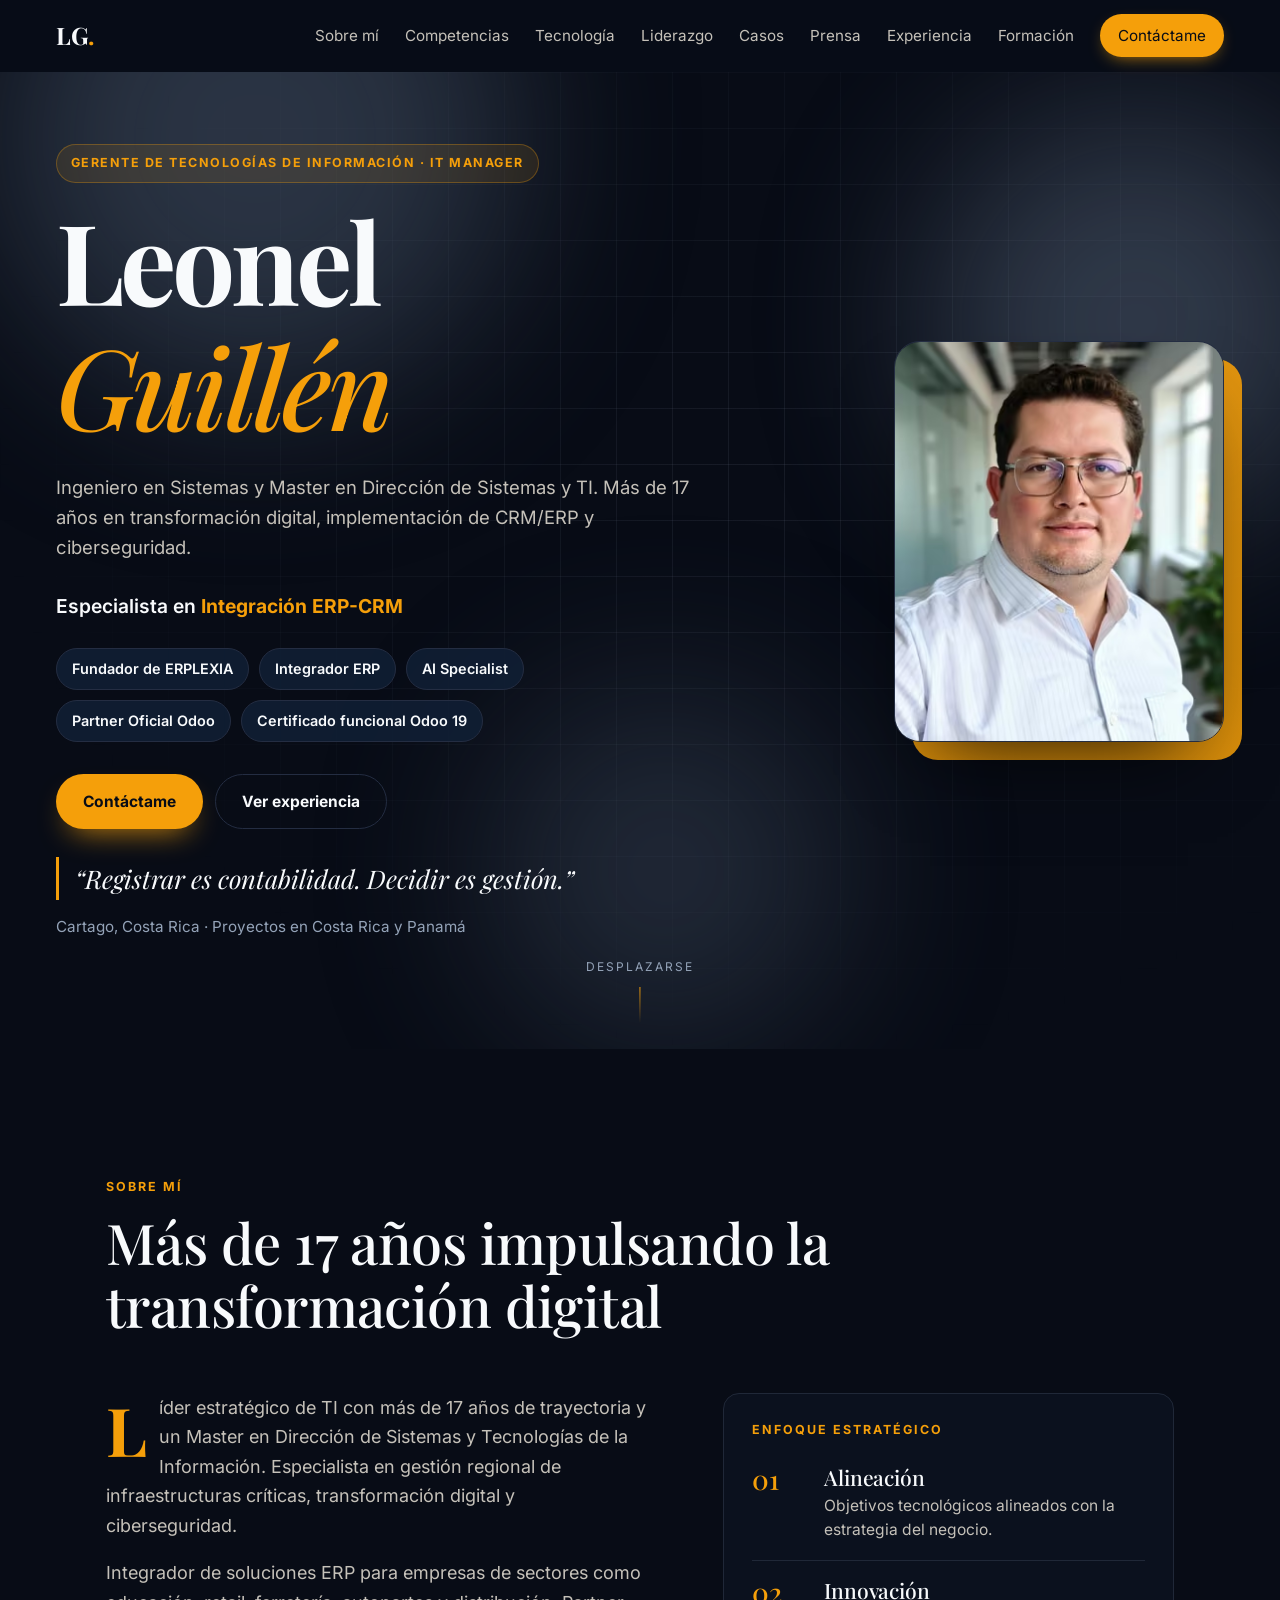
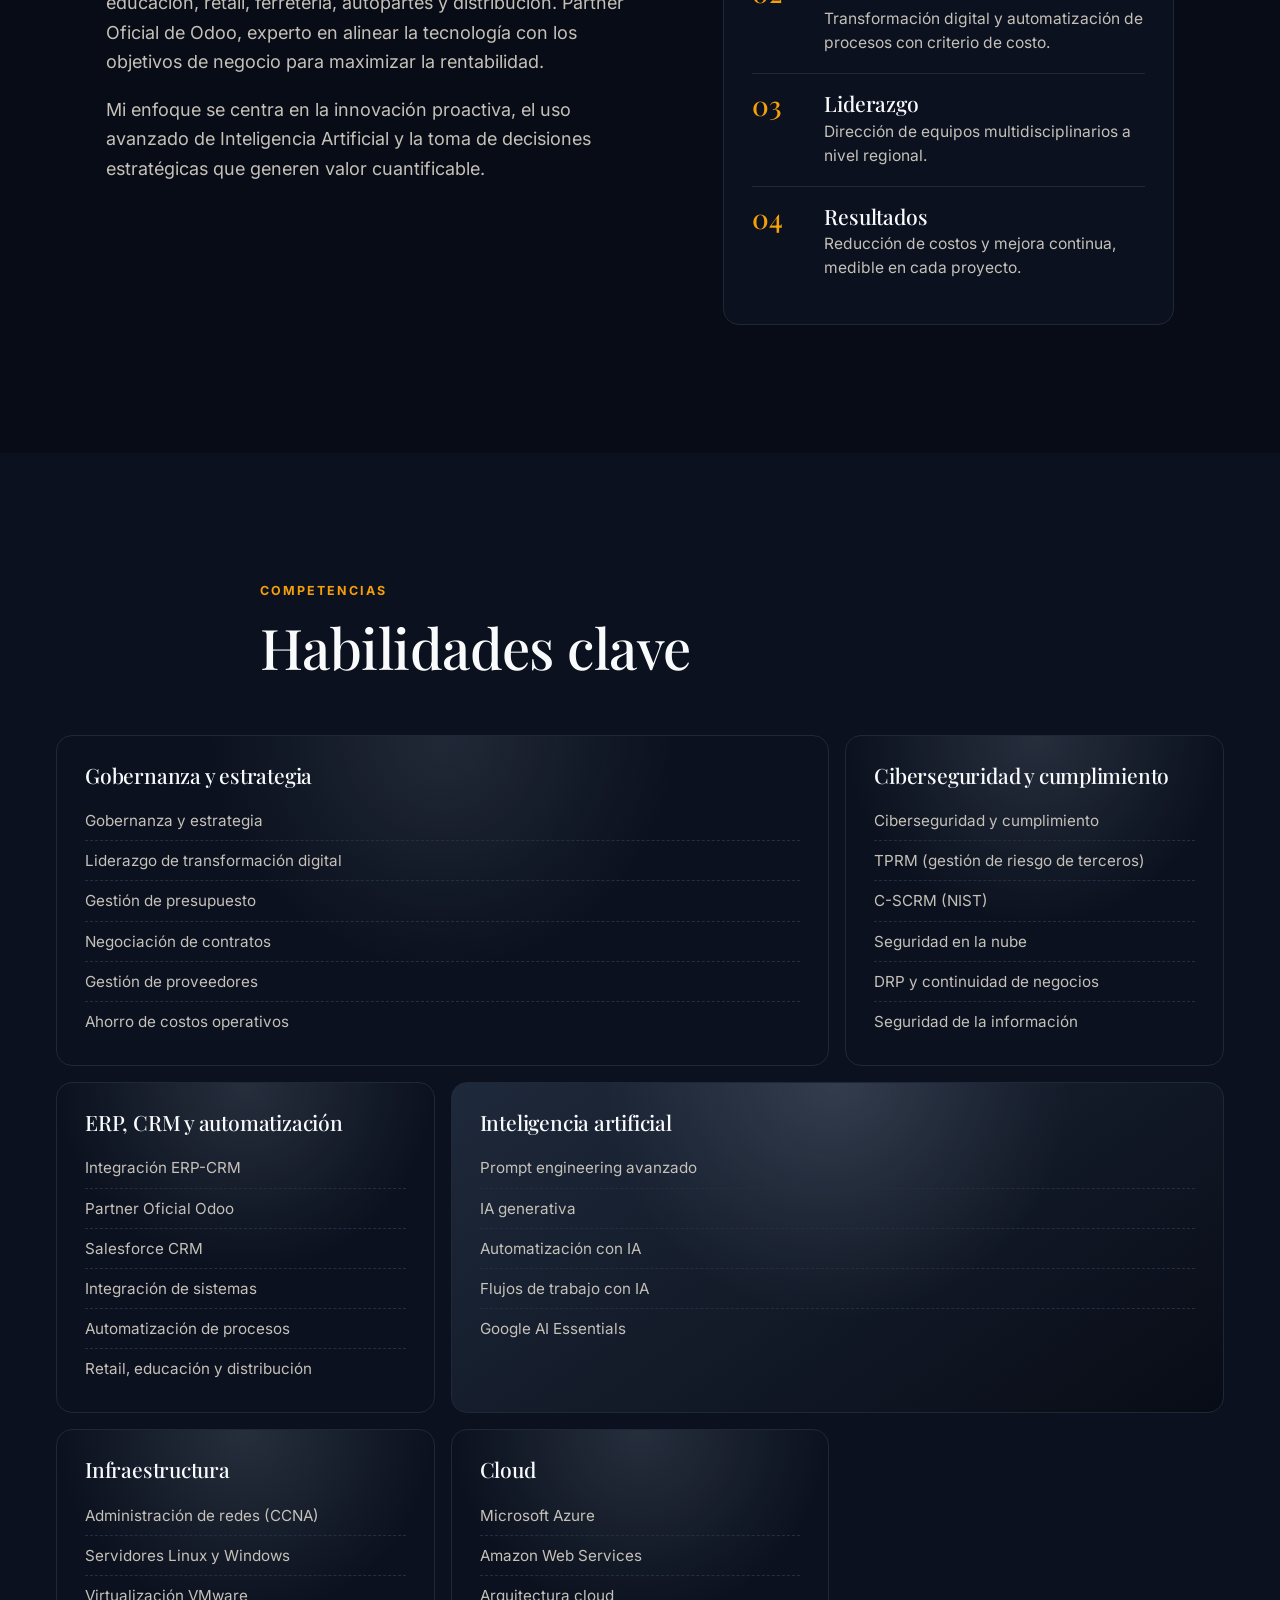
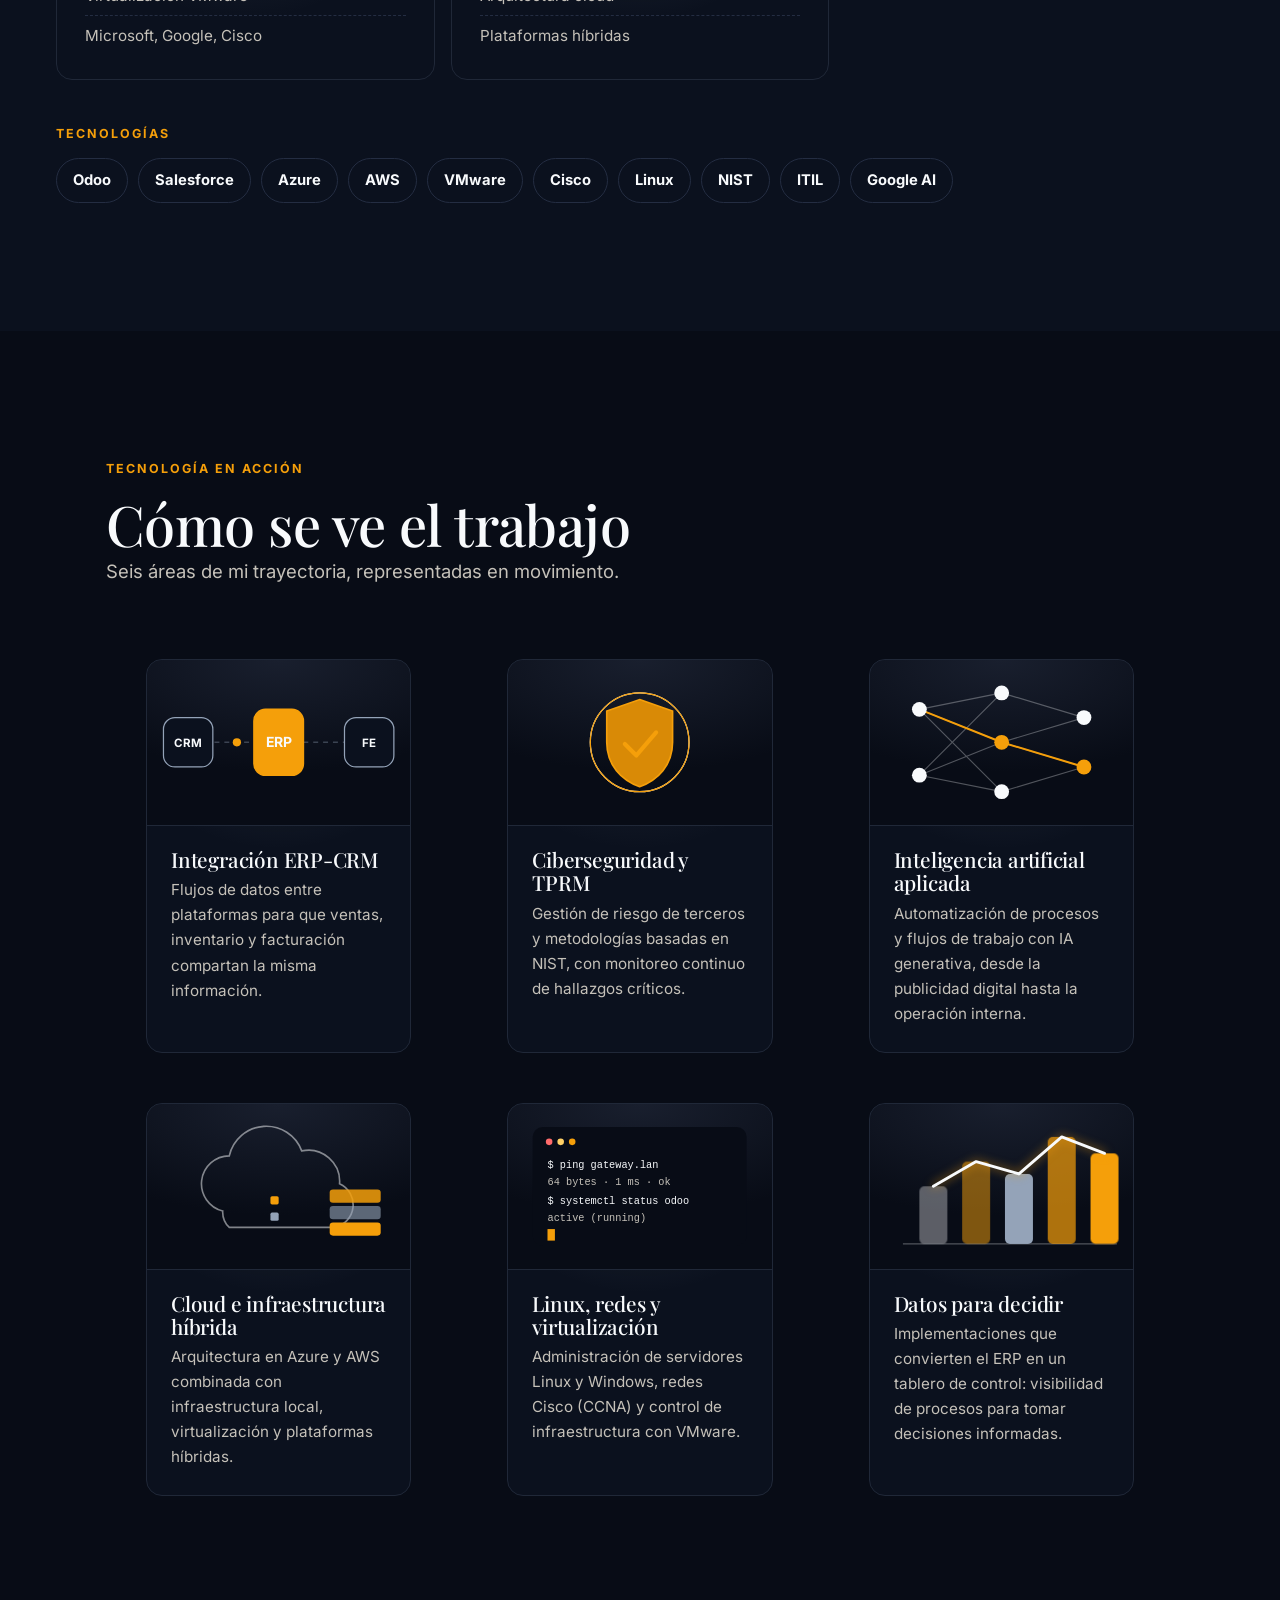
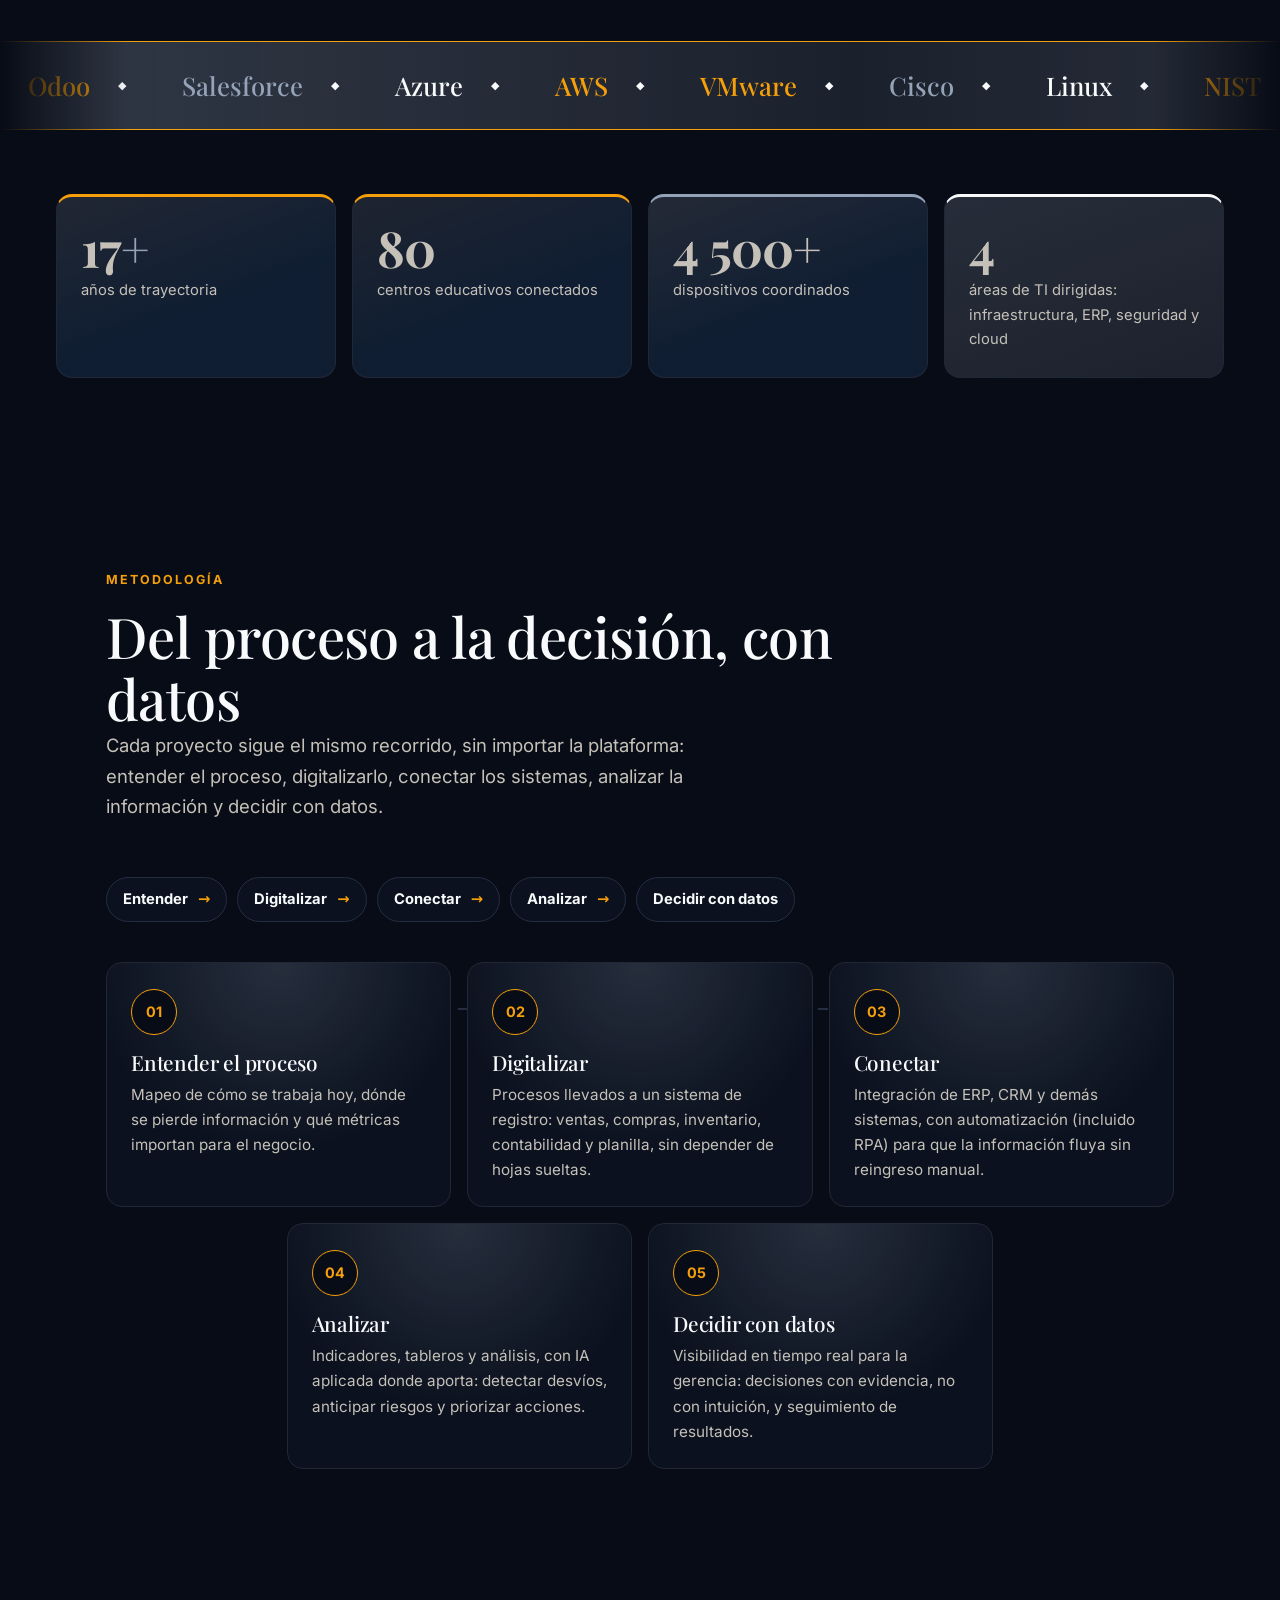
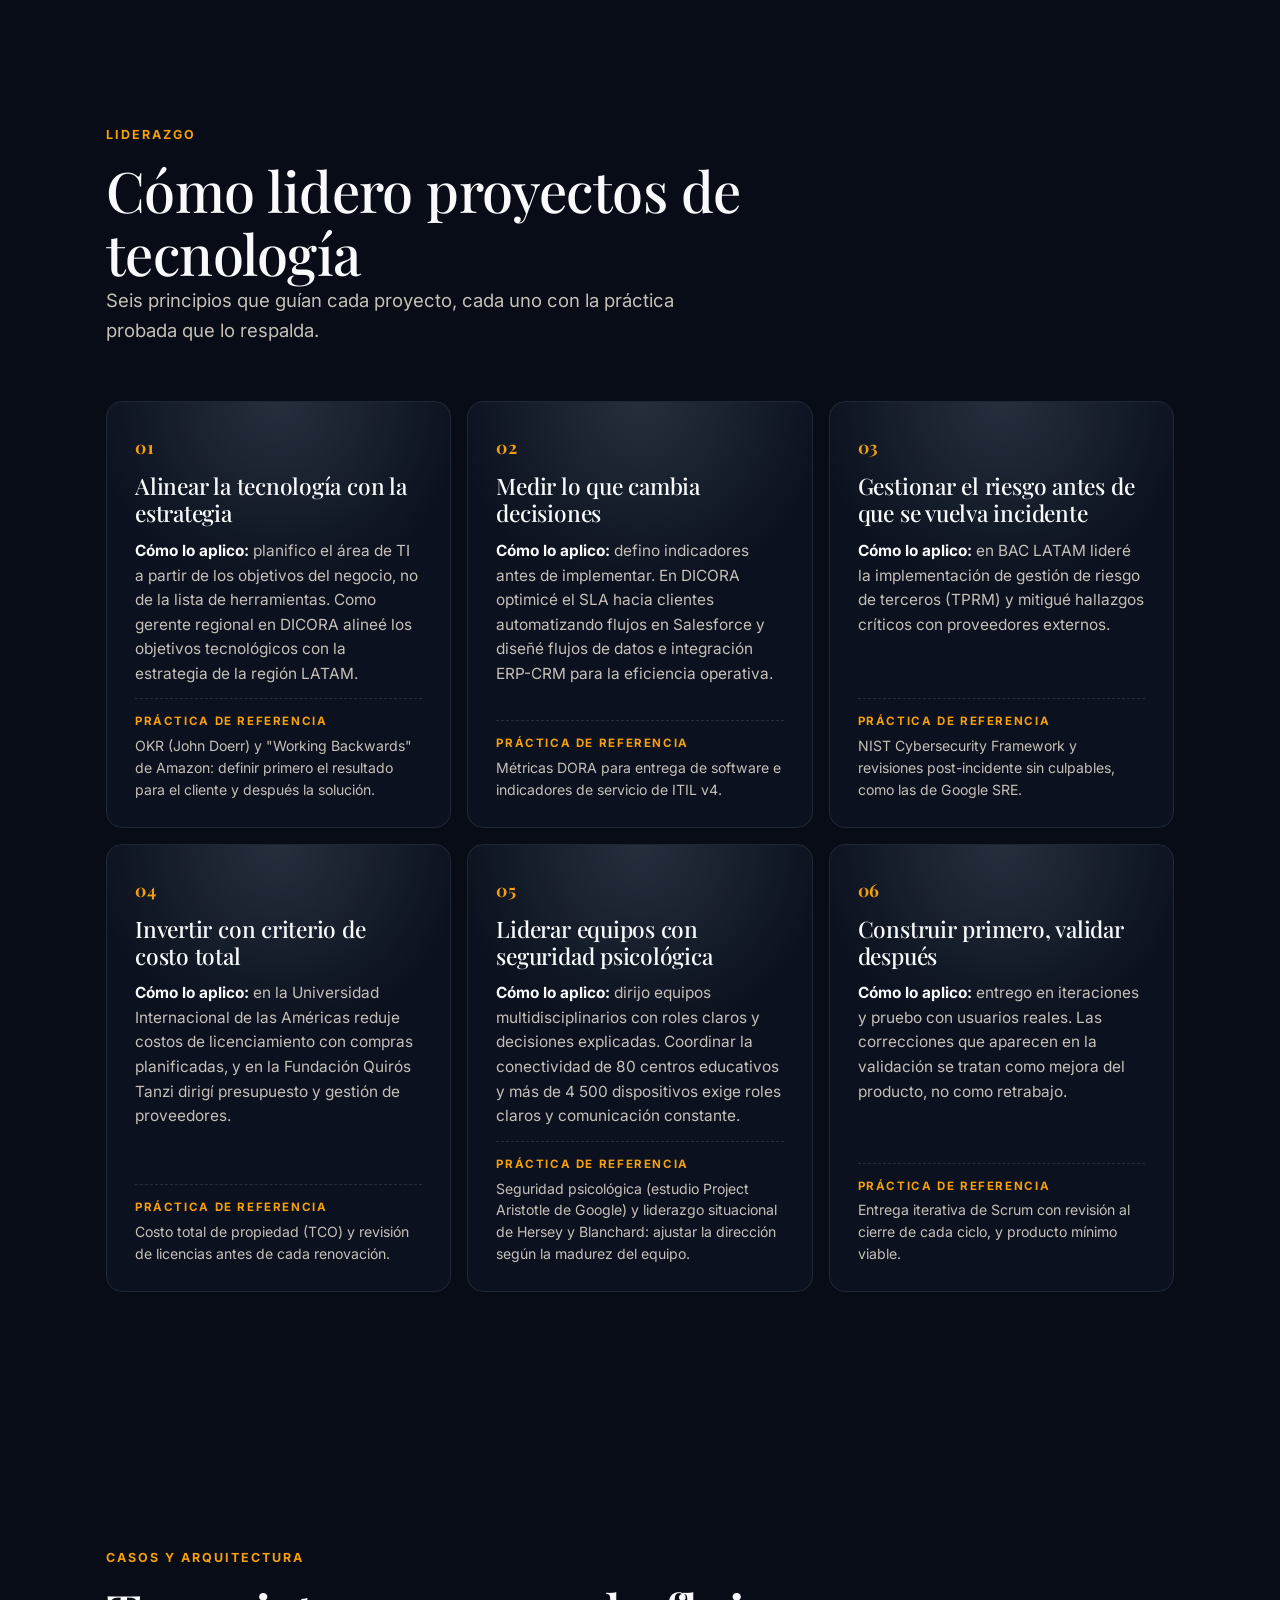
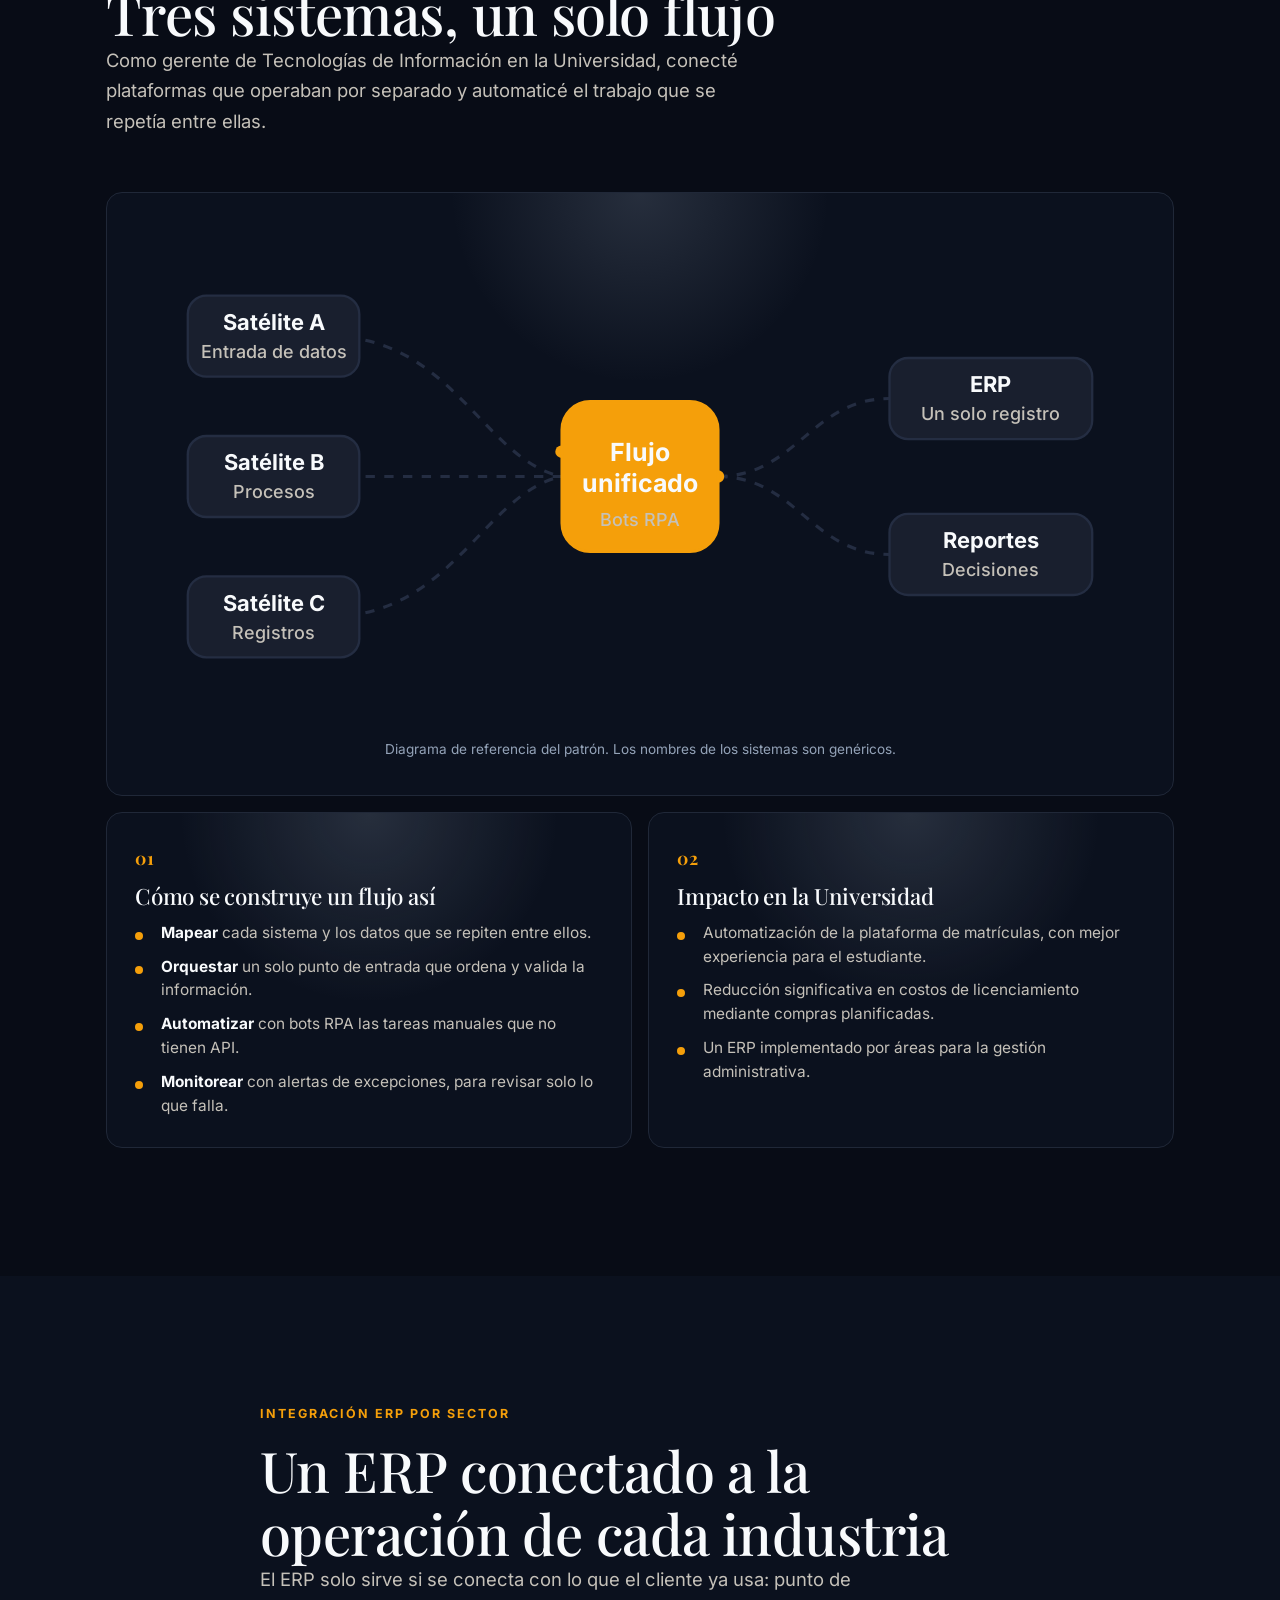
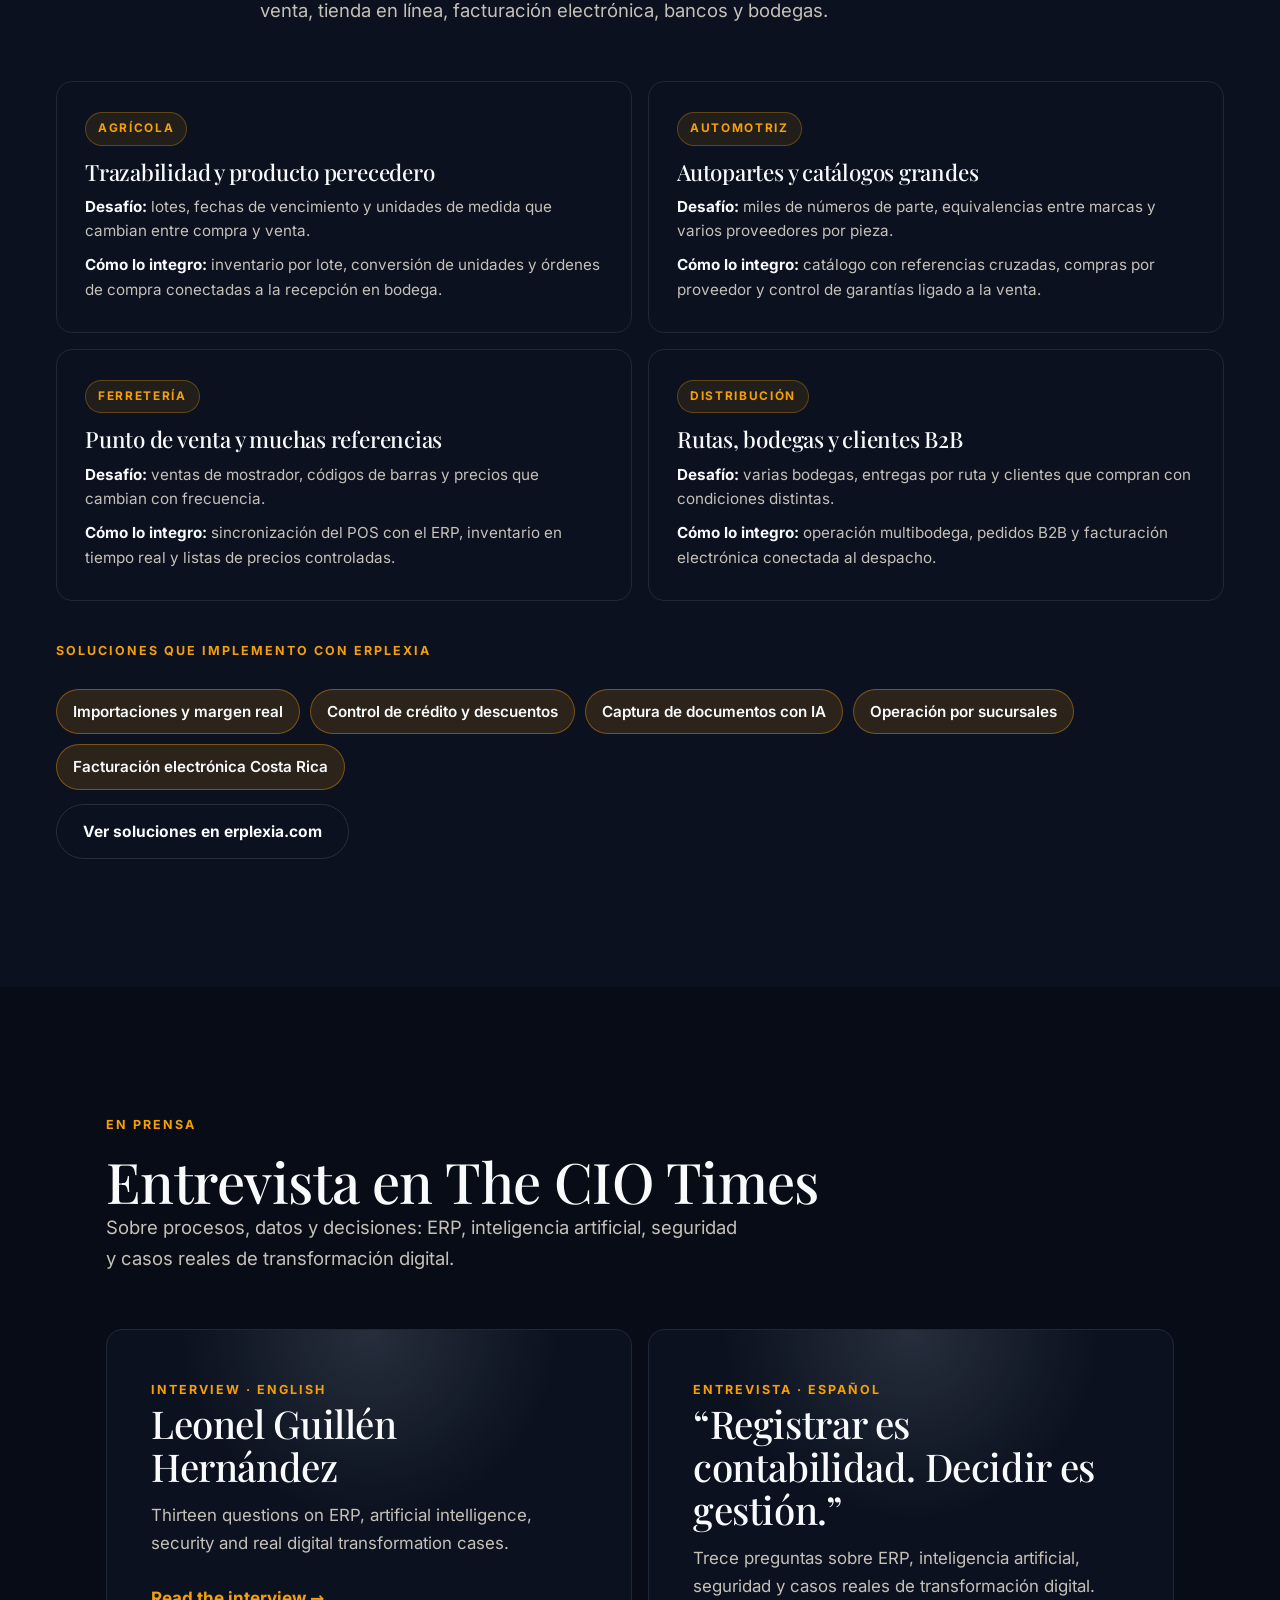
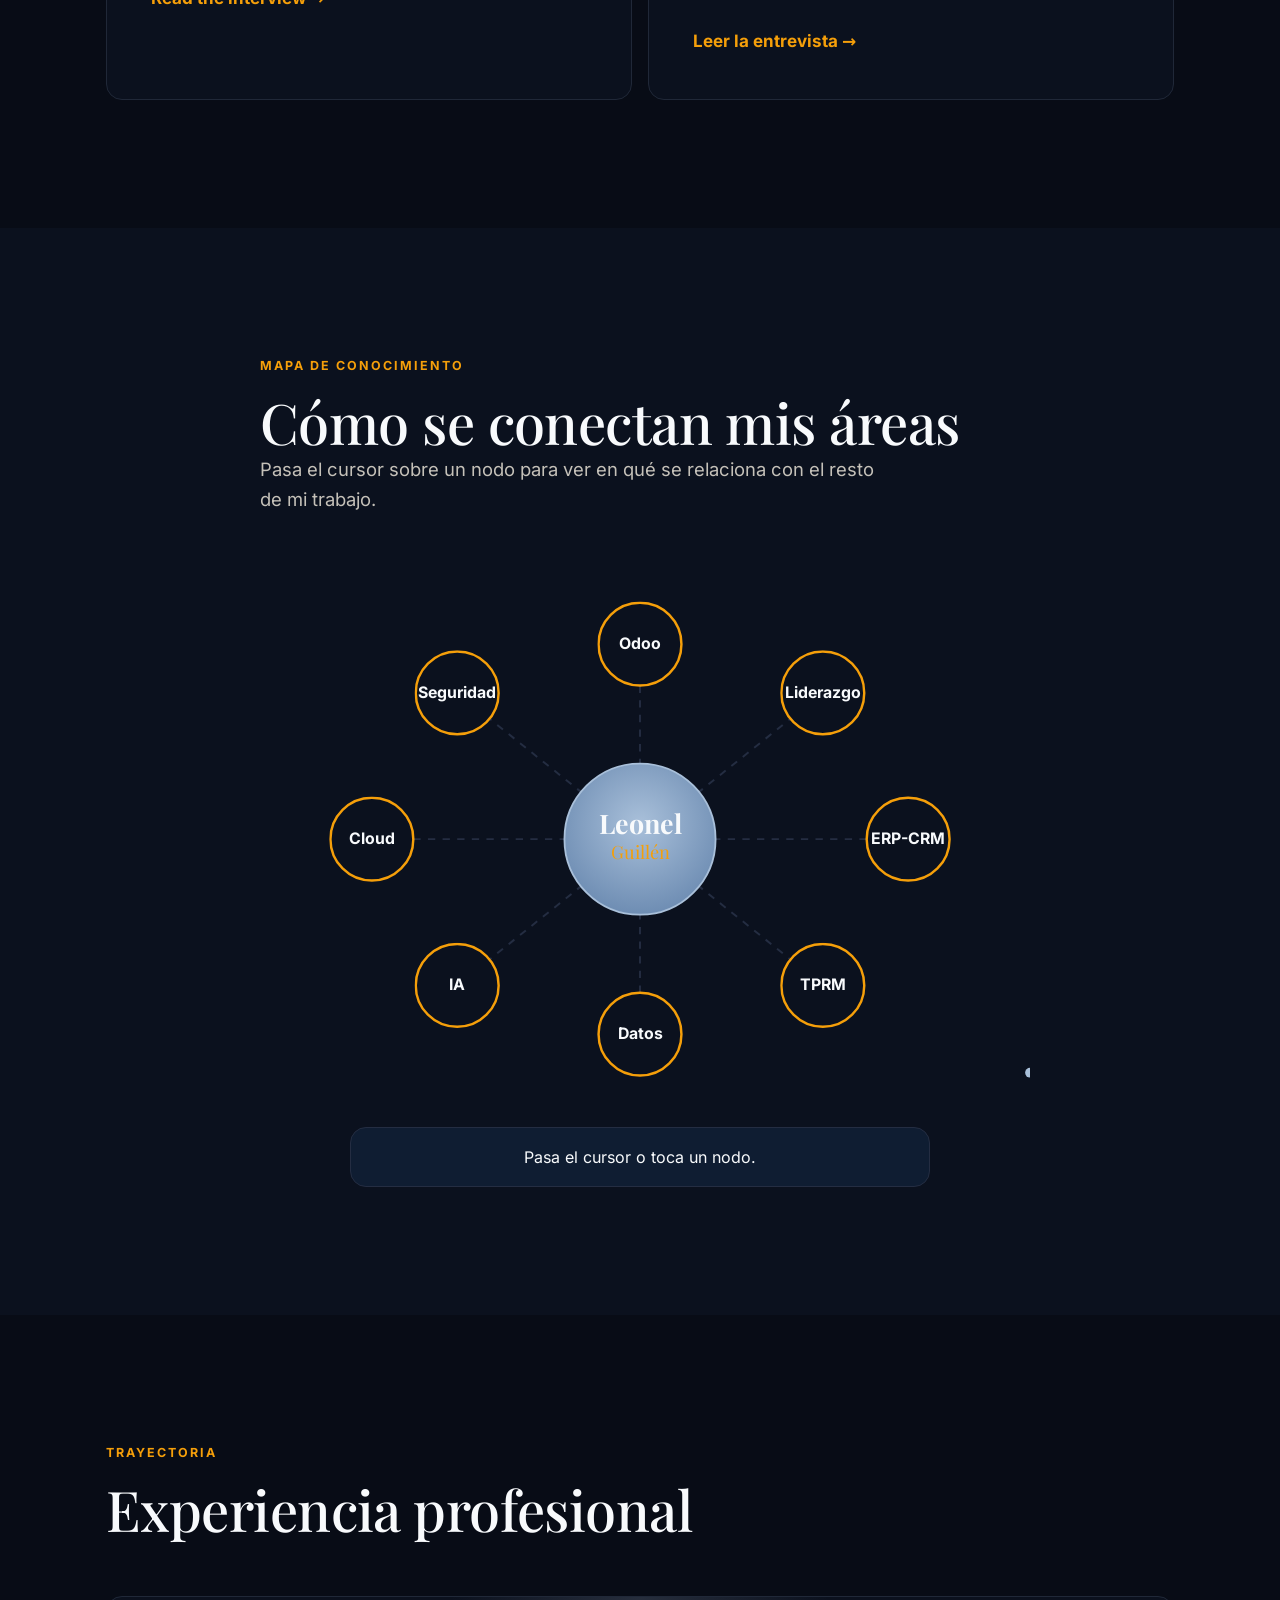
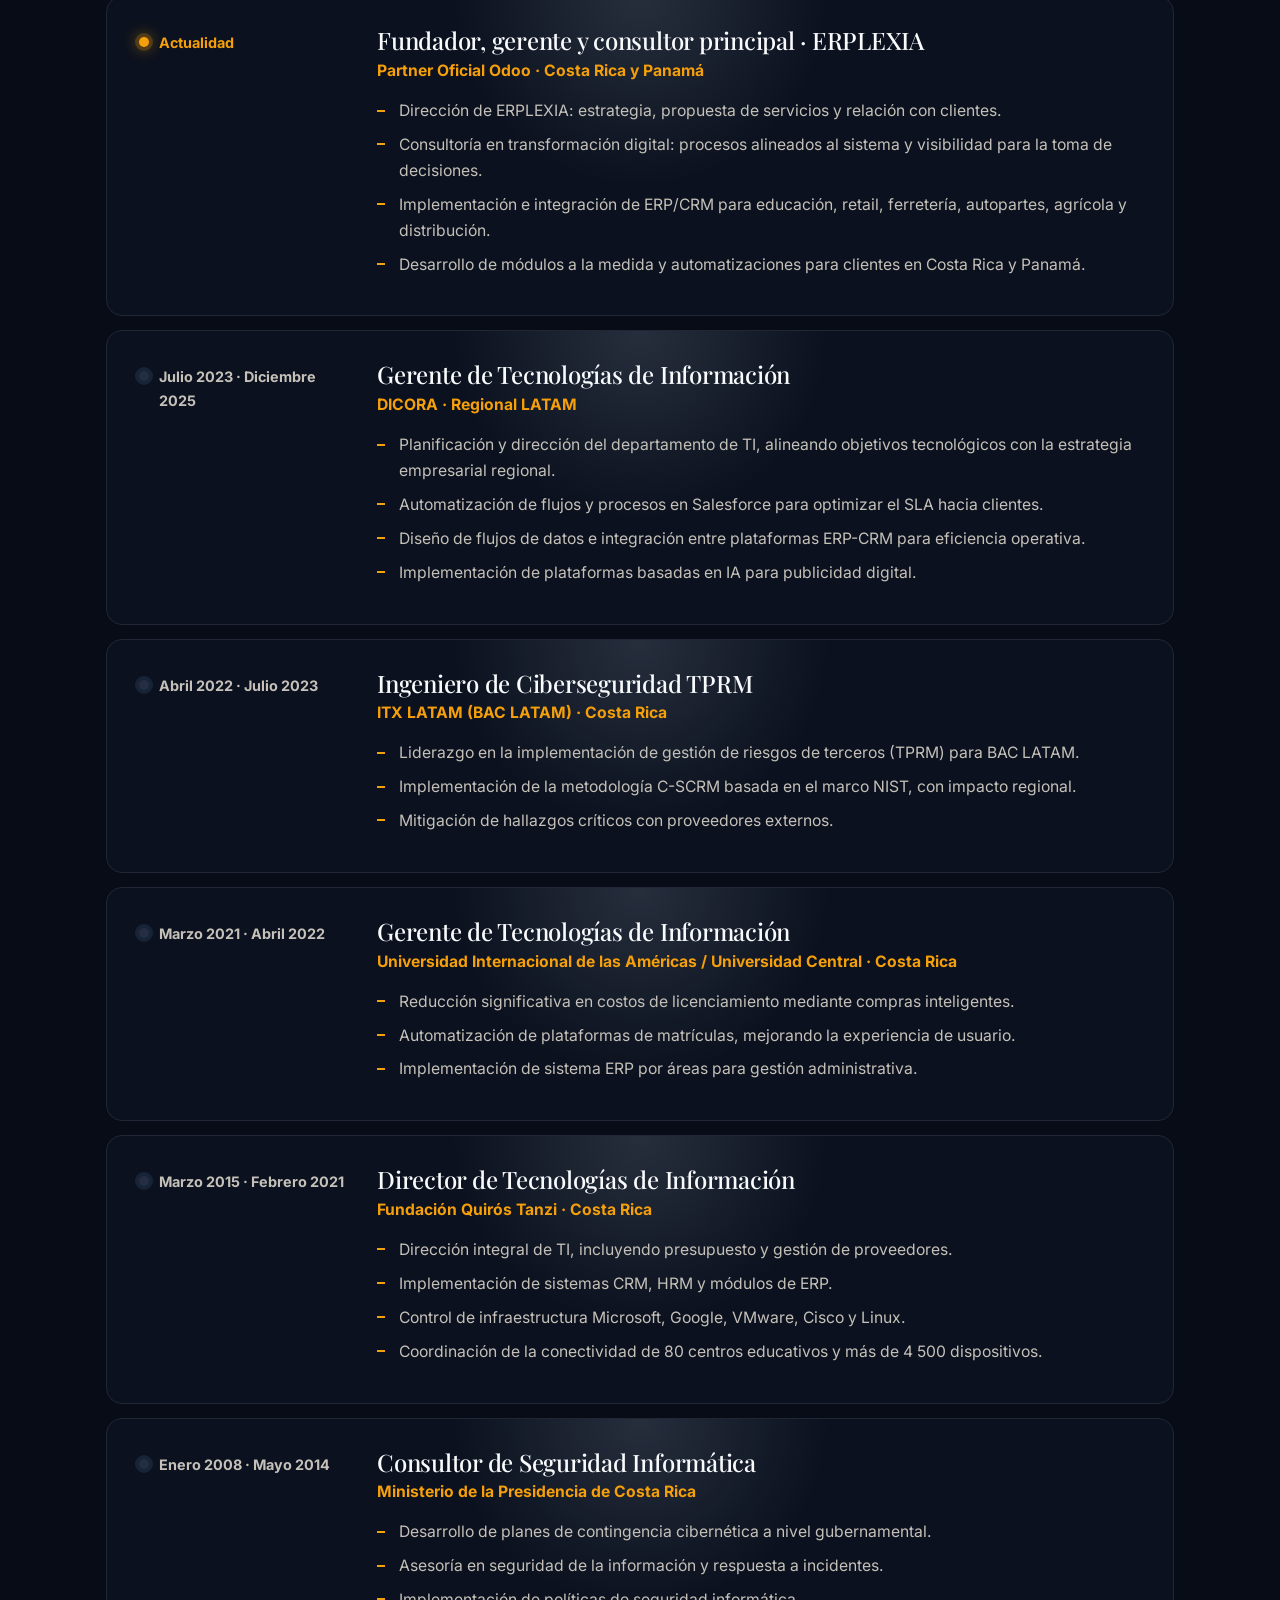
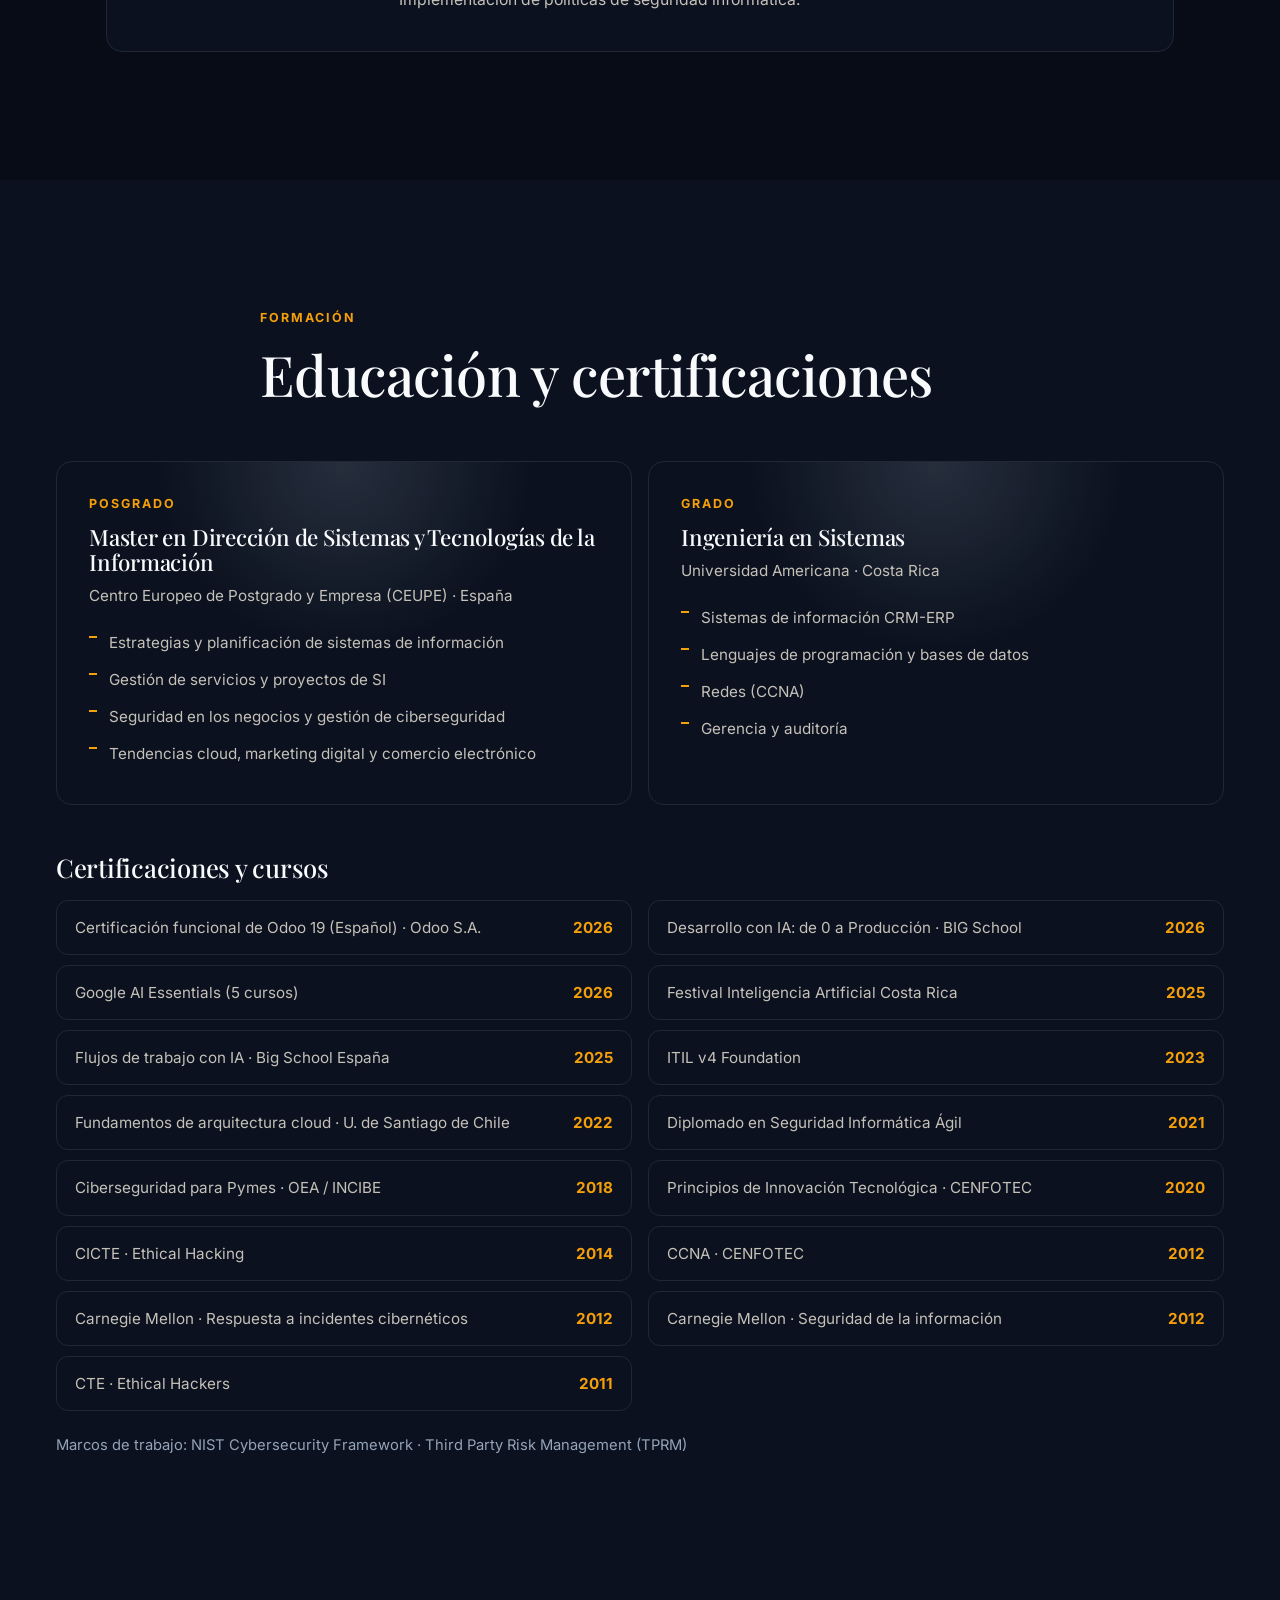
<file: index.html>
<!doctype html>
<html lang="es">
<head>
  <meta charset="utf-8">
  <meta name="viewport" content="width=device-width, initial-scale=1">
  <title>Leonel Guillén | IT Manager · Transformación digital, ERP/CRM e IA</title>
  <meta name="description" content="Gerente de TI con más de 17 años en transformación digital: ERP/CRM, integración de sistemas, ciberseguridad e IA aplicada. Fundador de ERPLEXIA. Costa Rica.">
  <meta name="author" content="Leonel Guillén Hernández">
  <link rel="canonical" href="https://leoguillen.com/">
  <meta property="og:type" content="website">
  <meta property="og:title" content="Leonel Guillén | IT Manager · Transformación digital, ERP/CRM e IA">
  <meta property="og:site_name" content="Leonel Guillén">
  <meta property="og:locale" content="es_CR">
  <meta property="og:description" content="Gerente de TI: transformación digital, ERP/CRM, integración de sistemas, ciberseguridad e IA aplicada. Fundador de ERPLEXIA.">
  <meta property="og:url" content="https://leoguillen.com/">
  <meta property="og:image" content="https://leoguillen.com/assets/leonel-guillen.jpg">
  <meta property="og:image:width" content="896">
  <meta property="og:image:height" content="1088">
  <meta property="og:image:alt" content="Retrato de Leonel Guillén Hernández">
  <meta name="twitter:card" content="summary_large_image">
  <meta name="theme-color" content="#080C16">
  <link rel="preload" href="fonts/inter-latin-wght-normal.woff2" as="font" type="font/woff2" crossorigin>
  <link rel="preload" href="fonts/playfair-display-latin-wght-normal.woff2" as="font" type="font/woff2" crossorigin>
  <link rel="icon" href="favicon.svg" type="image/svg+xml">
  <link rel="stylesheet" href="styles.min.css?v=7f7ad4710c">
  <script type="application/ld+json">
  {
    "@context": "https://schema.org",
    "@type": "Person",
    "name": "Leonel Guillén Hernández",
    "jobTitle": "Gerente de Tecnologías de Información (IT Manager)",
    "description": "Ingeniero en Sistemas y Master en Dirección de Sistemas y TI. Gerente de TI, fundador de ERPLEXIA, Partner Oficial Odoo, integrador ERP y AI Specialist.",
    "email": "mailto:leo@leoguillen.com",
    "telephone": "+506 8997-3585",
    "address": { "@type": "PostalAddress", "addressLocality": "Cartago", "addressCountry": "CR" },
    "url": "https://leoguillen.com/",
    "sameAs": ["https://www.linkedin.com/in/leonelguillen/", "https://erplexia.com", "https://theciotimes.com/leonel-guillen-hernandez/"],
    "knowsAbout": ["Gestión de TI", "Transformación digital", "ERP", "CRM", "Integración de sistemas", "RPA", "Ciberseguridad", "TPRM", "NIST", "Inteligencia Artificial", "Odoo"]
  }
  </script>
</head>
<body>
<a class="skip-link" href="#contenido">Saltar al contenido</a>
<div class="progress" aria-hidden="true"><span></span></div>

<header class="site-header" id="top">
  <a class="brand" href="#top" aria-label="LG. Leonel Guillén, ir al inicio">LG<span>.</span></a>
  <button class="nav-toggle" aria-expanded="false" aria-controls="nav" aria-label="Abrir menú">
    <span></span><span></span>
  </button>
  <nav id="nav" class="site-nav">
    <a href="#sobre">Sobre mí</a>
    <a href="#competencias">Competencias</a>
    <a href="#tecnologia">Tecnología</a>
    <a href="#liderazgo">Liderazgo</a>
    <a href="#casos">Casos</a>
    <a href="#prensa">Prensa</a>
    <a href="#experiencia">Experiencia</a>
    <a href="#formacion">Formación</a>
    <a href="#contacto" class="nav-cta">Contáctame</a>
  </nav>
</header>

<main id="contenido" tabindex="-1">

  <!-- HERO -->
  <section class="hero">
    <div class="aurora" aria-hidden="true"><i></i><i></i><i></i></div>
    <div class="hero-inner hero-grid">
      <div class="hero-copy">
      <p class="eyebrow">Gerente de Tecnologías de Información · IT Manager</p>
      <h1>Leonel <em>Guillén</em></h1>
      <p class="lede">Ingeniero en Sistemas y Master en Dirección de Sistemas y TI. Más de 17 años en transformación digital, implementación de CRM/ERP y ciberseguridad.</p>
      <p class="rotator-line">Especialista en <span class="rotator" aria-live="off">
        <span class="rot-word is-on">Transformación digital</span>
        <span class="rot-word">Integración ERP-CRM</span>
        <span class="rot-word">Ciberseguridad y TPRM</span>
        <span class="rot-word">IA aplicada</span>
        <span class="rot-word">Odoo ERP</span>
      </span></p>

      <ul class="badges" aria-label="Especialidades">
        <li>Fundador de ERPLEXIA</li>
        <li>Integrador ERP</li>
        <li>AI Specialist</li>
        <li>Partner Oficial Odoo</li>
        <li>Certificado funcional Odoo 19</li>
      </ul>

      <div class="hero-actions">
        <a class="btn btn-primary" href="#contacto">Contáctame</a>
        <a class="btn btn-ghost" href="#experiencia">Ver experiencia</a>
      </div>

      <p class="signature">“Registrar es contabilidad. Decidir es gestión.”</p>
      <p class="meta">Cartago, Costa Rica · Proyectos en Costa Rica y Panamá</p>
      </div>

      <figure class="hero-photo">
        <picture>
          <source type="image/avif" srcset="assets/leonel-guillen-330.avif 330w, assets/leonel-guillen-460.avif 460w, assets/leonel-guillen-660.avif 660w" sizes="(max-width: 900px) 230px, 330px">
          <source type="image/webp" srcset="assets/leonel-guillen-330.webp 330w, assets/leonel-guillen-460.webp 460w, assets/leonel-guillen-660.webp 660w" sizes="(max-width: 900px) 230px, 330px">
          <img src="assets/leonel-guillen-660.jpg" width="660" height="801"
               alt="Retrato de Leonel Guillén Hernández, IT Manager, en una oficina luminosa"
               fetchpriority="high">
        </picture>
      </figure>
    </div>
    <a class="scroll-hint" href="#sobre" aria-label="Desplazarse a Sobre mí">Desplazarse</a>
  </section>

  <!-- SOBRE MÍ -->
  <section id="sobre" class="section reveal">
    <div class="section-head">
      <p class="eyebrow">Sobre mí</p>
      <h2>Más de 17 años impulsando la transformación digital</h2>
    </div>
    <div class="about-grid">
      <div class="prose">
        <p>Líder estratégico de TI con más de 17 años de trayectoria y un Master en Dirección de Sistemas y Tecnologías de la Información. Especialista en gestión regional de infraestructuras críticas, transformación digital y ciberseguridad.</p>
        <p>Integrador de soluciones ERP para empresas de sectores como educación, retail, ferretería, autopartes y distribución. Partner Oficial de Odoo, experto en alinear la tecnología con los objetivos de negocio para maximizar la rentabilidad.</p>
        <p>Mi enfoque se centra en la innovación proactiva, el uso avanzado de Inteligencia Artificial y la toma de decisiones estratégicas que generen valor cuantificable.</p>
      </div>
      <div class="framework" aria-labelledby="fw-title">
        <p class="fw-title" id="fw-title">Enfoque estratégico</p>
        <ol class="fw-list">
          <li><span class="fw-n">01</span><div><h3>Alineación</h3><p>Objetivos tecnológicos alineados con la estrategia del negocio.</p></div></li>
          <li><span class="fw-n">02</span><div><h3>Innovación</h3><p>Transformación digital y automatización de procesos con criterio de costo.</p></div></li>
          <li><span class="fw-n">03</span><div><h3>Liderazgo</h3><p>Dirección de equipos multidisciplinarios a nivel regional.</p></div></li>
          <li><span class="fw-n">04</span><div><h3>Resultados</h3><p>Reducción de costos y mejora continua, medible en cada proyecto.</p></div></li>
        </ol>
      </div>
    </div>
  </section>

  <!-- COMPETENCIAS -->
  <section id="competencias" class="section section-alt reveal">
    <div class="section-head">
      <p class="eyebrow">Competencias</p>
      <h2>Habilidades clave</h2>
    </div>
    <div class="skills">
      <div class="skill-card spot">
        <h3>Gobernanza y estrategia</h3>
        <ul>
          <li>Gobernanza y estrategia</li>
          <li>Liderazgo de transformación digital</li>
          <li>Gestión de presupuesto</li>
          <li>Negociación de contratos</li>
          <li>Gestión de proveedores</li>
          <li>Ahorro de costos operativos</li>
        </ul>
      </div>
      <div class="skill-card spot">
        <h3>Ciberseguridad y cumplimiento</h3>
        <ul>
          <li>Ciberseguridad y cumplimiento</li>
          <li>TPRM (gestión de riesgo de terceros)</li>
          <li>C-SCRM (NIST)</li>
          <li>Seguridad en la nube</li>
          <li>DRP y continuidad de negocios</li>
          <li>Seguridad de la información</li>
        </ul>
      </div>
      <div class="skill-card spot">
        <h3>ERP, CRM y automatización</h3>
        <ul>
          <li>Integración ERP-CRM</li>
          <li>Partner Oficial Odoo</li>
          <li>Salesforce CRM</li>
          <li>Integración de sistemas</li>
          <li>Automatización de procesos</li>
          <li>Retail, educación y distribución</li>
        </ul>
      </div>
      <div class="skill-card spot">
        <h3>Inteligencia artificial</h3>
        <ul>
          <li>Prompt engineering avanzado</li>
          <li>IA generativa</li>
          <li>Automatización con IA</li>
          <li>Flujos de trabajo con IA</li>
          <li>Google AI Essentials</li>
        </ul>
      </div>
      <div class="skill-card spot">
        <h3>Infraestructura</h3>
        <ul>
          <li>Administración de redes (CCNA)</li>
          <li>Servidores Linux y Windows</li>
          <li>Virtualización VMware</li>
          <li>Microsoft, Google, Cisco</li>
        </ul>
      </div>
      <div class="skill-card spot">
        <h3>Cloud</h3>
        <ul>
          <li>Microsoft Azure</li>
          <li>Amazon Web Services</li>
          <li>Arquitectura cloud</li>
          <li>Plataformas híbridas</li>
        </ul>
      </div>
    </div>

    <div class="stack" aria-label="Tecnologías y frameworks">
      <p class="eyebrow">Tecnologías</p>
      <ul>
        <li>Odoo</li><li>Salesforce</li><li>Azure</li><li>AWS</li><li>VMware</li><li>Cisco</li><li>Linux</li><li>NIST</li><li>ITIL</li><li>Google AI</li>
      </ul>
    </div>
  </section>

  <!-- TECNOLOGÍA EN ACCIÓN -->
  <section id="tecnologia" class="section tech reveal">
    <div class="section-head">
      <p class="eyebrow">Tecnología en acción</p>
      <h2>Cómo se ve el trabajo</h2>
      <p class="lede">Seis áreas de mi trayectoria, representadas en movimiento.</p>
    </div>

    <div class="tech-grid">

      <!-- 1. Integración ERP-CRM -->
      <figure class="tech-card spot">
        <div class="tech-visual" aria-hidden="true">
          <svg viewBox="0 0 320 200" role="img">
            <title>Flujo de datos entre CRM, ERP y facturación</title>
            <g class="t-line" fill="none" stroke="currentColor" stroke-width="2" stroke-dasharray="6 6" opacity=".35">
              <path d="M70 100 H130"/><path d="M190 100 H250"/>
            </g>
            <circle class="t-pulse f-cian" r="5">
              <animateMotion dur="2.6s" repeatCount="indefinite" path="M70 100 H250"/>
            </circle>
            <circle class="t-pulse f-cob" r="5">
              <animateMotion dur="2.6s" begin="1.3s" repeatCount="indefinite" path="M70 100 H250"/>
            </circle>
            <rect x="20" y="70" width="60" height="60" rx="14" class="t-node"/>
            <rect x="130" y="60" width="60" height="80" rx="14" class="t-node t-node-main"/>
            <rect x="240" y="70" width="60" height="60" rx="14" class="t-node"/>
            <text x="50" y="106" class="t-label" text-anchor="middle">CRM</text>
            <text x="160" y="106" class="t-label t-label-main" text-anchor="middle">ERP</text>
            <text x="270" y="106" class="t-label" text-anchor="middle">FE</text>
          </svg>
        </div>
        <figcaption>
          <h3>Integración ERP-CRM</h3>
          <p>Flujos de datos entre plataformas para que ventas, inventario y facturación compartan la misma información.</p>
        </figcaption>
      </figure>

      <!-- 2. Ciberseguridad / TPRM / NIST -->
      <figure class="tech-card spot">
        <div class="tech-visual" aria-hidden="true">
          <svg viewBox="0 0 320 200" role="img">
            <title>Escudo de ciberseguridad con anillos de monitoreo</title>
            <circle class="t-ring" cx="160" cy="100" r="60" fill="none" stroke="currentColor" stroke-width="1.5"/>
            <circle class="t-ring t-ring-2 s-cian" cx="160" cy="100" r="60" fill="none" stroke-width="1.5"/>
            <path class="t-shield f-tinta s-cian" d="M160 48 L200 62 V100 C200 128 182 146 160 154 C138 146 120 128 120 100 V62 Z"
                  stroke-width="2"/>
            <path class="t-check s-cian" d="M142 102 L156 116 L180 88" fill="none" stroke-width="5" stroke-linecap="round" stroke-linejoin="round"/>
          </svg>
        </div>
        <figcaption>
          <h3>Ciberseguridad y TPRM</h3>
          <p>Gestión de riesgo de terceros y metodologías basadas en NIST, con monitoreo continuo de hallazgos críticos.</p>
        </figcaption>
      </figure>

      <!-- 3. Inteligencia artificial -->
      <figure class="tech-card spot">
        <div class="tech-visual" aria-hidden="true">
          <svg viewBox="0 0 320 200" role="img">
            <title>Red neuronal con conexiones que se activan</title>
            <g stroke="currentColor" stroke-width="1.4" opacity=".3">
              <line x1="60" y1="60" x2="160" y2="40"/><line x1="60" y1="60" x2="160" y2="100"/><line x1="60" y1="60" x2="160" y2="160"/>
              <line x1="60" y1="140" x2="160" y2="40"/><line x1="60" y1="140" x2="160" y2="100"/><line x1="60" y1="140" x2="160" y2="160"/>
              <line x1="160" y1="40" x2="260" y2="70"/><line x1="160" y1="100" x2="260" y2="70"/><line x1="160" y1="100" x2="260" y2="130"/><line x1="160" y1="160" x2="260" y2="130"/>
            </g>
            <g class="t-synapse s-cob" stroke-width="2.4" fill="none">
              <line x1="60" y1="60" x2="160" y2="100"/><line x1="160" y1="100" x2="260" y2="130"/>
            </g>
            <circle cx="60" cy="60" r="9" fill="currentColor"/><circle cx="60" cy="140" r="9" fill="currentColor"/>
            <circle class="t-node-dot" cx="160" cy="40" r="9" fill="currentColor"/>
            <circle class="t-node-dot f-cob" cx="160" cy="100" r="9"/>
            <circle cx="160" cy="160" r="9" fill="currentColor"/>
            <circle cx="260" cy="70" r="9" fill="currentColor"/><circle class="f-cian" cx="260" cy="130" r="9"/>
          </svg>
        </div>
        <figcaption>
          <h3>Inteligencia artificial aplicada</h3>
          <p>Automatización de procesos y flujos de trabajo con IA generativa, desde la publicidad digital hasta la operación interna.</p>
        </figcaption>
      </figure>

      <!-- 4. Cloud híbrida -->
      <figure class="tech-card spot">
        <div class="tech-visual" aria-hidden="true">
          <svg viewBox="0 0 320 200" role="img">
            <title>Nube híbrida con paquetes de datos viajando a servidores</title>
            <path d="M92 130 a34 34 0 0 1 8 -67 a46 46 0 0 1 88 -6 a38 38 0 0 1 46 40 a28 28 0 0 1 -6 53 H100 a26 26 0 0 1 -8 -20 Z"
                  fill="none" stroke="currentColor" stroke-width="2" opacity=".5"/>
            <g class="t-stack">
              <rect x="222" y="104" width="62" height="16" rx="4" fill="currentColor" opacity=".85"/>
              <rect x="222" y="124" width="62" height="16" rx="4" fill="currentColor" opacity=".6"/>
              <rect class="f-cob" x="222" y="144" width="62" height="16" rx="4"/>
            </g>
            <rect class="t-packet f-cian" x="150" y="112" width="10" height="10" rx="2"/>
            <rect class="t-packet t-packet-2 f-cob" x="150" y="132" width="10" height="10" rx="2"/>
          </svg>
        </div>
        <figcaption>
          <h3>Cloud e infraestructura híbrida</h3>
          <p>Arquitectura en Azure y AWS combinada con infraestructura local, virtualización y plataformas híbridas.</p>
        </figcaption>
      </figure>

      <!-- 5. Linux / redes -->
      <figure class="tech-card spot">
        <div class="tech-visual" aria-hidden="true">
          <svg viewBox="0 0 320 200" role="img">
            <title>Terminal con comandos de administración de servidores</title>
            <rect class="f-tinta" x="30" y="28" width="260" height="144" rx="12"/>
            <circle cx="50" cy="46" r="4" fill="#ff6b6b"/><circle cx="64" cy="46" r="4" fill="#ffd166"/><circle class="f-cian" cx="78" cy="46" r="4"/>
            <text x="48" y="78" class="t-term">$ ping gateway.lan</text>
            <text x="48" y="98" class="t-term t-term-dim">64 bytes · 1 ms · ok</text>
            <text x="48" y="122" class="t-term">$ systemctl status odoo</text>
            <text x="48" y="142" class="t-term t-term-dim">active (running)</text>
            <rect class="t-cursor f-cian" x="48" y="152" width="9" height="14"/>
          </svg>
        </div>
        <figcaption>
          <h3>Linux, redes y virtualización</h3>
          <p>Administración de servidores Linux y Windows, redes Cisco (CCNA) y control de infraestructura con VMware.</p>
        </figcaption>
      </figure>

      <!-- 6. Dashboards / decisiones -->
      <figure class="tech-card spot">
        <div class="tech-visual" aria-hidden="true">
          <svg viewBox="0 0 320 200" role="img">
            <title>Gráfico de barras que crece para mostrar resultados</title>
            <line x1="40" y1="170" x2="300" y2="170" stroke="currentColor" opacity=".3" stroke-width="1.5"/>
            <rect class="t-bar d-0" x="60"  y="100" width="34" height="70"  rx="6" fill="currentColor" opacity=".35"/>
            <rect class="t-bar d-15" x="112" y="70"  width="34" height="100" rx="6" fill="currentColor" opacity=".5"/>
            <rect class="t-bar f-cob d-30" x="164" y="85"  width="34" height="85"  rx="6"/>
            <rect class="t-bar d-45" x="216" y="40"  width="34" height="130" rx="6" fill="currentColor" opacity=".7"/>
            <rect class="t-bar f-cian d-60" x="268" y="60"  width="34" height="110" rx="6"/>
            <polyline class="t-trend s-cian" points="77,100 129,70 181,85 233,40 285,60" fill="none" stroke-width="3" stroke-linecap="round" stroke-linejoin="round"/>
          </svg>
        </div>
        <figcaption>
          <h3>Datos para decidir</h3>
          <p>Implementaciones que convierten el ERP en un tablero de control: visibilidad de procesos para tomar decisiones informadas.</p>
        </figcaption>
      </figure>

    </div>
  </section>

  <!-- BANDA -->
  <div class="marquee" aria-label="Tecnologías y áreas de trabajo">
    <div class="track" aria-hidden="false"><span>Odoo</span><span>Salesforce</span><span>Azure</span><span>AWS</span><span>VMware</span><span>Cisco</span><span>Linux</span><span>NIST</span><span>ITIL</span><span>Google AI</span><span>TPRM</span><span>Integración ERP-CRM</span><span>IA aplicada</span><span>Ciberseguridad</span><span>Odoo</span><span>Salesforce</span><span>Azure</span><span>AWS</span><span>VMware</span><span>Cisco</span><span>Linux</span><span>NIST</span><span>ITIL</span><span>Google AI</span><span>TPRM</span><span>Integración ERP-CRM</span><span>IA aplicada</span><span>Ciberseguridad</span></div>
  </div>

  <!-- ESTADÍSTICAS -->
  <section class="stats reveal" aria-label="Cifras clave">
    <div class="stats-inner">
      <div class="stat spot"><b><span class="count" data-to="17">0</span>+</b><span>años de trayectoria</span></div>
      <div class="stat spot"><b><span class="count" data-to="80">0</span></b><span>centros educativos conectados</span></div>
      <div class="stat spot"><b><span class="count" data-to="4500">0</span>+</b><span>dispositivos coordinados</span></div>
      <div class="stat spot"><b><span class="count" data-to="4">0</span></b><span>áreas de TI dirigidas: infraestructura, ERP, seguridad y cloud</span></div>
    </div>
  </section>

  <!-- METODOLOGÍA: FLUJO -->
  <section id="metodologia" class="section reveal">
    <div class="section-head">
      <p class="eyebrow">Metodología</p>
      <h2>Del proceso a la decisión, con datos</h2>
      <p class="lede">Cada proyecto sigue el mismo recorrido, sin importar la plataforma: entender el proceso, digitalizarlo, conectar los sistemas, analizar la información y decidir con datos.</p>
    </div>
    <ol class="method-order" aria-label="Orden de trabajo">
      <li>Entender</li><li>Digitalizar</li><li>Conectar</li><li>Analizar</li><li>Decidir con datos</li>
    </ol>
    <div class="flow" aria-label="Flujo de implementación">
      <div class="flow-line" aria-hidden="true"><span class="flow-dot"></span></div>
      <ol class="flow-steps">
        <li class="flow-step spot i-0">
          <span class="flow-num">01</span>
          <h3>Entender el proceso</h3>
          <p>Mapeo de cómo se trabaja hoy, dónde se pierde información y qué métricas importan para el negocio.</p>
        </li>
        <li class="flow-step spot i-1">
          <span class="flow-num">02</span>
          <h3>Digitalizar</h3>
          <p>Procesos llevados a un sistema de registro: ventas, compras, inventario, contabilidad y planilla, sin depender de hojas sueltas.</p>
        </li>
        <li class="flow-step spot i-2">
          <span class="flow-num">03</span>
          <h3>Conectar</h3>
          <p>Integración de ERP, CRM y demás sistemas, con automatización (incluido RPA) para que la información fluya sin reingreso manual.</p>
        </li>
        <li class="flow-step spot i-3">
          <span class="flow-num">04</span>
          <h3>Analizar</h3>
          <p>Indicadores, tableros y análisis, con IA aplicada donde aporta: detectar desvíos, anticipar riesgos y priorizar acciones.</p>
        </li>
        <li class="flow-step spot i-4">
          <span class="flow-num">05</span>
          <h3>Decidir con datos</h3>
          <p>Visibilidad en tiempo real para la gerencia: decisiones con evidencia, no con intuición, y seguimiento de resultados.</p>
        </li>
      </ol>
    </div>
  </section>

  <!-- LIDERAZGO -->
  <section id="liderazgo" class="section reveal">
    <div class="section-head">
      <p class="eyebrow">Liderazgo</p>
      <h2>Cómo lidero proyectos de tecnología</h2>
      <p class="lede">Seis principios que guían cada proyecto, cada uno con la práctica probada que lo respalda.</p>
    </div>

    <div class="principles">

      <article class="principle spot">
        <span class="p-num">01</span>
        <h3>Alinear la tecnología con la estrategia</h3>
        <p class="p-how"><b>Cómo lo aplico:</b> planifico el área de TI a partir de los objetivos del negocio, no de la lista de herramientas. Como gerente regional en DICORA alineé los objetivos tecnológicos con la estrategia de la región LATAM.</p>
        <p class="p-ref"><span>Práctica de referencia</span> OKR (John Doerr) y "Working Backwards" de Amazon: definir primero el resultado para el cliente y después la solución.</p>
      </article>

      <article class="principle spot">
        <span class="p-num">02</span>
        <h3>Medir lo que cambia decisiones</h3>
        <p class="p-how"><b>Cómo lo aplico:</b> defino indicadores antes de implementar. En DICORA optimicé el SLA hacia clientes automatizando flujos en Salesforce y diseñé flujos de datos e integración ERP-CRM para la eficiencia operativa.</p>
        <p class="p-ref"><span>Práctica de referencia</span> Métricas DORA para entrega de software e indicadores de servicio de ITIL v4.</p>
      </article>

      <article class="principle spot">
        <span class="p-num">03</span>
        <h3>Gestionar el riesgo antes de que se vuelva incidente</h3>
        <p class="p-how"><b>Cómo lo aplico:</b> en BAC LATAM lideré la implementación de gestión de riesgo de terceros (TPRM) y mitigué hallazgos críticos con proveedores externos.</p>
        <p class="p-ref"><span>Práctica de referencia</span> NIST Cybersecurity Framework y revisiones post-incidente sin culpables, como las de Google SRE.</p>
      </article>

      <article class="principle spot">
        <span class="p-num">04</span>
        <h3>Invertir con criterio de costo total</h3>
        <p class="p-how"><b>Cómo lo aplico:</b> en la Universidad Internacional de las Américas reduje costos de licenciamiento con compras planificadas, y en la Fundación Quirós Tanzi dirigí presupuesto y gestión de proveedores.</p>
        <p class="p-ref"><span>Práctica de referencia</span> Costo total de propiedad (TCO) y revisión de licencias antes de cada renovación.</p>
      </article>

      <article class="principle spot">
        <span class="p-num">05</span>
        <h3>Liderar equipos con seguridad psicológica</h3>
        <p class="p-how"><b>Cómo lo aplico:</b> dirijo equipos multidisciplinarios con roles claros y decisiones explicadas. Coordinar la conectividad de 80 centros educativos y más de 4 500 dispositivos exige roles claros y comunicación constante.</p>
        <p class="p-ref"><span>Práctica de referencia</span> Seguridad psicológica (estudio Project Aristotle de Google) y liderazgo situacional de Hersey y Blanchard: ajustar la dirección según la madurez del equipo.</p>
      </article>

      <article class="principle spot">
        <span class="p-num">06</span>
        <h3>Construir primero, validar después</h3>
        <p class="p-how"><b>Cómo lo aplico:</b> entrego en iteraciones y pruebo con usuarios reales. Las correcciones que aparecen en la validación se tratan como mejora del producto, no como retrabajo.</p>
        <p class="p-ref"><span>Práctica de referencia</span> Entrega iterativa de Scrum con revisión al cierre de cada ciclo, y producto mínimo viable.</p>
      </article>

    </div>
  </section>

  <!-- CASOS: FLUJO RPA -->
  <section id="casos" class="section reveal">
    <div class="section-head">
      <p class="eyebrow">Casos y arquitectura</p>
      <h2>Tres sistemas, un solo flujo</h2>
      <p class="lede">Como gerente de Tecnologías de Información en la Universidad, conecté plataformas que operaban por separado y automaticé el trabajo que se repetía entre ellas.</p>
    </div>

    <figure class="flow-diagram spot">
      <svg viewBox="0 0 640 320" role="img" aria-labelledby="rpa-title">
        <title id="rpa-title">Diagrama: tres sistemas satélite alimentan un flujo unificado con bots RPA que actualizan el ERP y los reportes</title>

        <!-- conexiones -->
        <g class="fd-links" fill="none" stroke-width="2">
          <path d="M120 70 C200 70 220 150 270 160"/>
          <path d="M120 160 L270 160"/>
          <path d="M120 250 C200 250 220 170 270 160"/>
          <path d="M370 160 C420 160 430 110 480 110"/>
          <path d="M370 160 C420 160 430 210 480 210"/>
        </g>

        <!-- pulsos -->
        <g class="fd-pulses">
          <circle cx="120" cy="70" r="4"><animateMotion dur="3.4s" repeatCount="indefinite" path="M120 70 C200 70 220 150 270 160"/></circle>
          <circle cx="120" cy="160" r="4"><animateMotion dur="2.8s" begin=".6s" repeatCount="indefinite" path="M120 160 L270 160"/></circle>
          <circle cx="120" cy="250" r="4"><animateMotion dur="3.6s" begin="1.1s" repeatCount="indefinite" path="M120 250 C200 250 220 170 270 160"/></circle>
          <circle cx="370" cy="160" r="4"><animateMotion dur="2.6s" repeatCount="indefinite" path="M370 160 C420 160 430 110 480 110"/></circle>
          <circle cx="370" cy="160" r="4"><animateMotion dur="2.6s" begin="1.3s" repeatCount="indefinite" path="M370 160 C420 160 430 210 480 210"/></circle>
        </g>

        <!-- satélites -->
        <g class="fd-node">
          <rect x="30" y="44" width="110" height="52" rx="12"/>
          <text x="85" y="66" text-anchor="middle" class="fd-label">Satélite A</text>
          <text x="85" y="84" text-anchor="middle" class="fd-sub">Entrada de datos</text>
        </g>
        <g class="fd-node">
          <rect x="30" y="134" width="110" height="52" rx="12"/>
          <text x="85" y="156" text-anchor="middle" class="fd-label">Satélite B</text>
          <text x="85" y="174" text-anchor="middle" class="fd-sub">Procesos</text>
        </g>
        <g class="fd-node">
          <rect x="30" y="224" width="110" height="52" rx="12"/>
          <text x="85" y="246" text-anchor="middle" class="fd-label">Satélite C</text>
          <text x="85" y="264" text-anchor="middle" class="fd-sub">Registros</text>
        </g>

        <!-- hub -->
        <g class="fd-hub">
          <rect x="270" y="112" width="100" height="96" rx="18"/>
          <text x="320" y="150" text-anchor="middle" class="fd-label fd-label-main">Flujo</text>
          <text x="320" y="170" text-anchor="middle" class="fd-label fd-label-main">unificado</text>
          <text x="320" y="192" text-anchor="middle" class="fd-sub">Bots RPA</text>
        </g>

        <!-- salidas -->
        <g class="fd-node">
          <rect x="480" y="84" width="130" height="52" rx="12"/>
          <text x="545" y="106" text-anchor="middle" class="fd-label">ERP</text>
          <text x="545" y="124" text-anchor="middle" class="fd-sub">Un solo registro</text>
        </g>
        <g class="fd-node">
          <rect x="480" y="184" width="130" height="52" rx="12"/>
          <text x="545" y="206" text-anchor="middle" class="fd-label">Reportes</text>
          <text x="545" y="224" text-anchor="middle" class="fd-sub">Decisiones</text>
        </g>
      </svg>
      <figcaption>Diagrama de referencia del patrón. Los nombres de los sistemas son genéricos.</figcaption>
    </figure>

    <div class="case-grid">
      <article class="case spot">
        <span class="p-num">01</span>
        <h3>Cómo se construye un flujo así</h3>
        <ol class="steps-list">
          <li><b>Mapear</b> cada sistema y los datos que se repiten entre ellos.</li>
          <li><b>Orquestar</b> un solo punto de entrada que ordena y valida la información.</li>
          <li><b>Automatizar</b> con bots RPA las tareas manuales que no tienen API.</li>
          <li><b>Monitorear</b> con alertas de excepciones, para revisar solo lo que falla.</li>
        </ol>
      </article>
      <article class="case spot">
        <span class="p-num">02</span>
        <h3>Impacto en la Universidad</h3>
        <ul class="impact-list">
          <li>Automatización de la plataforma de matrículas, con mejor experiencia para el estudiante.</li>
          <li>Reducción significativa en costos de licenciamiento mediante compras planificadas.</li>
          <li>Un ERP implementado por áreas para la gestión administrativa.</li>
        </ul>
      </article>
    </div>
  </section>

  <!-- INTEGRACIÓN ERP POR SECTOR -->
  <section id="sectores" class="section section-alt reveal">
    <div class="section-head">
      <p class="eyebrow">Integración ERP por sector</p>
      <h2>Un ERP conectado a la operación de cada industria</h2>
      <p class="lede">El ERP solo sirve si se conecta con lo que el cliente ya usa: punto de venta, tienda en línea, facturación electrónica, bancos y bodegas.</p>
    </div>

    <div class="sector-grid">
      <article class="sector spot">
        <span class="sector-tag">Agrícola</span>
        <h3>Trazabilidad y producto perecedero</h3>
        <p><b>Desafío:</b> lotes, fechas de vencimiento y unidades de medida que cambian entre compra y venta.</p>
        <p><b>Cómo lo integro:</b> inventario por lote, conversión de unidades y órdenes de compra conectadas a la recepción en bodega.</p>
      </article>
      <article class="sector spot">
        <span class="sector-tag">Automotriz</span>
        <h3>Autopartes y catálogos grandes</h3>
        <p><b>Desafío:</b> miles de números de parte, equivalencias entre marcas y varios proveedores por pieza.</p>
        <p><b>Cómo lo integro:</b> catálogo con referencias cruzadas, compras por proveedor y control de garantías ligado a la venta.</p>
      </article>
      <article class="sector spot">
        <span class="sector-tag">Ferretería</span>
        <h3>Punto de venta y muchas referencias</h3>
        <p><b>Desafío:</b> ventas de mostrador, códigos de barras y precios que cambian con frecuencia.</p>
        <p><b>Cómo lo integro:</b> sincronización del POS con el ERP, inventario en tiempo real y listas de precios controladas.</p>
      </article>
      <article class="sector spot">
        <span class="sector-tag">Distribución</span>
        <h3>Rutas, bodegas y clientes B2B</h3>
        <p><b>Desafío:</b> varias bodegas, entregas por ruta y clientes que compran con condiciones distintas.</p>
        <p><b>Cómo lo integro:</b> operación multibodega, pedidos B2B y facturación electrónica conectada al despacho.</p>
      </article>
    </div>
    <div class="solutions">
      <p class="eyebrow">Soluciones que implemento con ERPLEXIA</p>
      <ul>
        <li>Importaciones y margen real</li>
        <li>Control de crédito y descuentos</li>
        <li>Captura de documentos con IA</li>
        <li>Operación por sucursales</li>
        <li>Facturación electrónica Costa Rica</li>
      </ul>
      <a class="btn btn-ghost" href="https://erplexia.com" target="_blank" rel="noopener">Ver soluciones en erplexia.com</a>
    </div>
  </section>

  <!-- PRENSA -->
  <section id="prensa" class="section reveal">
    <div class="section-head">
      <p class="eyebrow">En prensa</p>
      <h2>Entrevista en The CIO Times</h2>
      <p class="lede">Sobre procesos, datos y decisiones: ERP, inteligencia artificial, seguridad y casos reales de transformación digital.</p>
    </div>
    <div class="press-grid">
      <a class="press-card spot" href="https://theciotimes.com/leonel-guillen-hernandez/" target="_blank" rel="noopener">
        <span class="eyebrow">Interview · English</span>
        <h3>Leonel Guillén Hernández</h3>
        <p>Thirteen questions on ERP, artificial intelligence, security and real digital transformation cases.</p>
        <span class="press-link">Read the interview →</span>
      </a>
      <a class="press-card spot" href="https://erplexia.com/entrevista-the-cio-times" target="_blank" rel="noopener">
        <span class="eyebrow">Entrevista · español</span>
        <h3>“Registrar es contabilidad. Decidir es gestión.”</h3>
        <p>Trece preguntas sobre ERP, inteligencia artificial, seguridad y casos reales de transformación digital.</p>
        <span class="press-link">Leer la entrevista →</span>
      </a>
    </div>
  </section>

  <!-- CONOCIMIENTO: MAPA -->
  <section id="conocimiento" class="section section-alt reveal">
    <div class="section-head">
      <p class="eyebrow">Mapa de conocimiento</p>
      <h2>Cómo se conectan mis áreas</h2>
      <p class="lede">Pasa el cursor sobre un nodo para ver en qué se relaciona con el resto de mi trabajo.</p>
    </div>
    <div class="kg-wrap">
      <svg class="kg" viewBox="0 0 640 440" role="img" aria-labelledby="kg-title">
        <title id="kg-title">Mapa de conocimiento: áreas de trabajo conectadas</title>
        <defs>
          <radialGradient id="kgCore" cx="50%" cy="40%" r="60%">
            <stop offset="0%" stop-color="#A9C0DA"/>
            <stop offset="100%" stop-color="#6E8DB3"/>
          </radialGradient>
        </defs>
        <!-- conexiones -->
        <g class="kg-links" fill="none" stroke="currentColor" stroke-width="1.6">
          <path d="M320 220 L320 60"/>
          <path d="M320 220 L470 100"/>
          <path d="M320 220 L540 220"/>
          <path d="M320 220 L470 340"/>
          <path d="M320 220 L320 380"/>
          <path d="M320 220 L170 340"/>
          <path d="M320 220 L100 220"/>
          <path d="M320 220 L170 100"/>
        </g>
        <!-- pulsos que viajan por cada conexión -->
        <g fill="#A9C0DA">
          <circle cx="320" cy="220" r="4"><animateMotion dur="3.2s" repeatCount="indefinite" path="M320 220 L320 60"/></circle>
          <circle cx="320" cy="220" r="4"><animateMotion dur="3.8s" begin=".4s" repeatCount="indefinite" path="M320 220 L470 100"/></circle>
          <circle cx="320" cy="220" r="4"><animateMotion dur="2.9s" begin=".9s" repeatCount="indefinite" path="M320 220 L540 220"/></circle>
          <circle cx="320" cy="220" r="4"><animateMotion dur="3.5s" begin="1.3s" repeatCount="indefinite" path="M320 220 L470 340"/></circle>
          <circle cx="320" cy="220" r="4"><animateMotion dur="3.1s" begin="1.8s" repeatCount="indefinite" path="M320 220 L320 380"/></circle>
          <circle cx="320" cy="220" r="4"><animateMotion dur="3.6s" begin="2.2s" repeatCount="indefinite" path="M320 220 L170 340"/></circle>
          <circle cx="320" cy="220" r="4"><animateMotion dur="3.0s" begin="2.6s" repeatCount="indefinite" path="M320 220 L100 220"/></circle>
          <circle cx="320" cy="220" r="4"><animateMotion dur="3.4s" begin="3s" repeatCount="indefinite" path="M320 220 L170 100"/></circle>
        </g>
        <!-- núcleo -->
        <g class="kg-core">
          <circle cx="320" cy="220" r="62" fill="url(#kgCore)"/>
          <circle cx="320" cy="220" r="62" fill="none" stroke="#A9C0DA" stroke-width="1.5" class="kg-ring"/>
          <text x="320" y="216" text-anchor="middle" class="kg-core-t">Leonel</text>
          <text x="320" y="236" text-anchor="middle" class="kg-core-s">Guillén</text>
        </g>
        <!-- nodos -->
        <g class="kg-node" data-info="Odoo: implementación, integración y procesos ERP para educación, retail y distribución.">
          <circle cx="320" cy="60" r="34"/><text x="320" y="64" text-anchor="middle">Odoo</text>
        </g>
        <g class="kg-node" data-info="Liderazgo regional de TI: planificación, presupuesto y alineación con la estrategia.">
          <circle cx="470" cy="100" r="34"/><text x="470" y="104" text-anchor="middle">Liderazgo</text>
        </g>
        <g class="kg-node" data-info="Integración de sistemas: flujos de datos entre CRM, ERP y facturación.">
          <circle cx="540" cy="220" r="34"/><text x="540" y="224" text-anchor="middle">ERP-CRM</text>
        </g>
        <g class="kg-node" data-info="Gestión de riesgo de terceros (TPRM) y metodología C-SCRM con NIST.">
          <circle cx="470" cy="340" r="34"/><text x="470" y="344" text-anchor="middle">TPRM</text>
        </g>
        <g class="kg-node" data-info="Datos y tableros: visibilidad para decidir con información en tiempo real.">
          <circle cx="320" cy="380" r="34"/><text x="320" y="384" text-anchor="middle">Datos</text>
        </g>
        <g class="kg-node" data-info="IA aplicada: prompt engineering, IA generativa y automatización de flujos.">
          <circle cx="170" cy="340" r="34"/><text x="170" y="344" text-anchor="middle">IA</text>
        </g>
        <g class="kg-node" data-info="Cloud e infraestructura: Azure, AWS, Linux, redes Cisco y VMware.">
          <circle cx="100" cy="220" r="34"/><text x="100" y="224" text-anchor="middle">Cloud</text>
        </g>
        <g class="kg-node" data-info="Ciberseguridad: NIST, continuidad de negocio, respuesta a incidentes.">
          <circle cx="170" cy="100" r="34"/><text x="170" y="104" text-anchor="middle">Seguridad</text>
        </g>
      </svg>
      <p class="kg-info" aria-live="polite">Pasa el cursor o toca un nodo.</p>
    </div>
  </section>

  <!-- EXPERIENCIA -->
  <section id="experiencia" class="section reveal">
    <div class="section-head">
      <p class="eyebrow">Trayectoria</p>
      <h2>Experiencia profesional</h2>
    </div>

    <ol class="timeline">
      <li class="job current spot">
        <div class="job-date">Actualidad</div>
        <div class="job-body">
          <h3>Fundador, gerente y consultor principal · ERPLEXIA</h3>
          <p class="org">Partner Oficial Odoo · Costa Rica y Panamá</p>
          <ul>
            <li>Dirección de ERPLEXIA: estrategia, propuesta de servicios y relación con clientes.</li>
            <li>Consultoría en transformación digital: procesos alineados al sistema y visibilidad para la toma de decisiones.</li>
            <li>Implementación e integración de ERP/CRM para educación, retail, ferretería, autopartes, agrícola y distribución.</li>
            <li>Desarrollo de módulos a la medida y automatizaciones para clientes en Costa Rica y Panamá.</li>
          </ul>
        </div>
      </li>

      <li class="job spot">
        <div class="job-date">Julio 2023 · Diciembre 2025</div>
        <div class="job-body">
          <h3>Gerente de Tecnologías de Información</h3>
          <p class="org">DICORA · Regional LATAM</p>
          <ul>
            <li>Planificación y dirección del departamento de TI, alineando objetivos tecnológicos con la estrategia empresarial regional.</li>
            <li>Automatización de flujos y procesos en Salesforce para optimizar el SLA hacia clientes.</li>
            <li>Diseño de flujos de datos e integración entre plataformas ERP-CRM para eficiencia operativa.</li>
            <li>Implementación de plataformas basadas en IA para publicidad digital.</li>
          </ul>
        </div>
      </li>

      <li class="job spot">
        <div class="job-date">Abril 2022 · Julio 2023</div>
        <div class="job-body">
          <h3>Ingeniero de Ciberseguridad TPRM</h3>
          <p class="org">ITX LATAM (BAC LATAM) · Costa Rica</p>
          <ul>
            <li>Liderazgo en la implementación de gestión de riesgos de terceros (TPRM) para BAC LATAM.</li>
            <li>Implementación de la metodología C-SCRM basada en el marco NIST, con impacto regional.</li>
            <li>Mitigación de hallazgos críticos con proveedores externos.</li>
          </ul>
        </div>
      </li>

      <li class="job spot">
        <div class="job-date">Marzo 2021 · Abril 2022</div>
        <div class="job-body">
          <h3>Gerente de Tecnologías de Información</h3>
          <p class="org">Universidad Internacional de las Américas / Universidad Central · Costa Rica</p>
          <ul>
            <li>Reducción significativa en costos de licenciamiento mediante compras inteligentes.</li>
            <li>Automatización de plataformas de matrículas, mejorando la experiencia de usuario.</li>
            <li>Implementación de sistema ERP por áreas para gestión administrativa.</li>
          </ul>
        </div>
      </li>

      <li class="job spot">
        <div class="job-date">Marzo 2015 · Febrero 2021</div>
        <div class="job-body">
          <h3>Director de Tecnologías de Información</h3>
          <p class="org">Fundación Quirós Tanzi · Costa Rica</p>
          <ul>
            <li>Dirección integral de TI, incluyendo presupuesto y gestión de proveedores.</li>
            <li>Implementación de sistemas CRM, HRM y módulos de ERP.</li>
            <li>Control de infraestructura Microsoft, Google, VMware, Cisco y Linux.</li>
            <li>Coordinación de la conectividad de 80 centros educativos y más de 4 500 dispositivos.</li>
          </ul>
        </div>
      </li>

      <li class="job spot">
        <div class="job-date">Enero 2008 · Mayo 2014</div>
        <div class="job-body">
          <h3>Consultor de Seguridad Informática</h3>
          <p class="org">Ministerio de la Presidencia de Costa Rica</p>
          <ul>
            <li>Desarrollo de planes de contingencia cibernética a nivel gubernamental.</li>
            <li>Asesoría en seguridad de la información y respuesta a incidentes.</li>
            <li>Implementación de políticas de seguridad informática.</li>
          </ul>
        </div>
      </li>
    </ol>
  </section>

  <!-- FORMACIÓN -->
  <section id="formacion" class="section section-alt reveal">
    <div class="section-head">
      <p class="eyebrow">Formación</p>
      <h2>Educación y certificaciones</h2>
    </div>

    <div class="edu-grid">
      <article class="edu-card spot">
        <p class="eyebrow">Posgrado</p>
        <h3>Master en Dirección de Sistemas y Tecnologías de la Información</h3>
        <p class="org">Centro Europeo de Postgrado y Empresa (CEUPE) · España</p>
        <ul>
          <li>Estrategias y planificación de sistemas de información</li>
          <li>Gestión de servicios y proyectos de SI</li>
          <li>Seguridad en los negocios y gestión de ciberseguridad</li>
          <li>Tendencias cloud, marketing digital y comercio electrónico</li>
        </ul>
      </article>
      <article class="edu-card spot">
        <p class="eyebrow">Grado</p>
        <h3>Ingeniería en Sistemas</h3>
        <p class="org">Universidad Americana · Costa Rica</p>
        <ul>
          <li>Sistemas de información CRM-ERP</li>
          <li>Lenguajes de programación y bases de datos</li>
          <li>Redes (CCNA)</li>
          <li>Gerencia y auditoría</li>
        </ul>
      </article>
    </div>

    <div class="certs">
      <h3>Certificaciones y cursos</h3>
      <ul>
        <li><span>Certificación funcional de Odoo 19 (Español) · Odoo S.A.</span><b>2026</b></li>
        <li><span>Desarrollo con IA: de 0 a Producción · BIG School</span><b>2026</b></li>
        <li><span>Google AI Essentials (5 cursos)</span><b>2026</b></li>
        <li><span>Festival Inteligencia Artificial Costa Rica</span><b>2025</b></li>
        <li><span>Flujos de trabajo con IA · Big School España</span><b>2025</b></li>
        <li><span>ITIL v4 Foundation</span><b>2023</b></li>
        <li><span>Fundamentos de arquitectura cloud · U. de Santiago de Chile</span><b>2022</b></li>
        <li><span>Diplomado en Seguridad Informática Ágil</span><b>2021</b></li>
        <li><span>Ciberseguridad para Pymes · OEA / INCIBE</span><b>2018</b></li>
        <li><span>Principios de Innovación Tecnológica · CENFOTEC</span><b>2020</b></li>
        <li><span>CICTE · Ethical Hacking</span><b>2014</b></li>
        <li><span>CCNA · CENFOTEC</span><b>2012</b></li>
        <li><span>Carnegie Mellon · Respuesta a incidentes cibernéticos</span><b>2012</b></li>
        <li><span>Carnegie Mellon · Seguridad de la información</span><b>2012</b></li>
        <li><span>CTE · Ethical Hackers</span><b>2011</b></li>
      </ul>
      <p class="frameworks">Marcos de trabajo: NIST Cybersecurity Framework · Third Party Risk Management (TPRM)</p>
    </div>
  </section>

  <!-- CONTACTO -->
  <section id="contacto" class="section contact reveal">
    <div class="contact-inner">
      <p class="eyebrow">Contacto</p>
      <h2>¿Listo para conectar?</h2>
      <p class="lede">Estoy siempre abierto a nuevas oportunidades, proyectos de transformación digital y colaboraciones estratégicas.</p>

      <div class="contact-grid">
        <a class="contact-item spot" href="mailto:leo@leoguillen.com">
          <span class="label">Email</span>
          <span class="value">leo@leoguillen.com</span>
        </a>
        <a class="contact-item spot" href="tel:+50689973585">
          <span class="label">Teléfono</span>
          <span class="value">+506 8997-3585</span>
        </a>
        <a class="contact-item spot" href="https://www.linkedin.com/in/leonelguillen/" target="_blank" rel="noopener">
          <span class="label">LinkedIn</span>
          <span class="value">linkedin.com/in/leonelguillen</span>
        </a>
        <div class="contact-item static">
          <span class="label">Ubicación</span>
          <span class="value">Cartago, Costa Rica</span>
        </div>
      </div>

      <div class="hero-actions">
        <a class="btn btn-primary" href="mailto:leo@leoguillen.com?subject=Hola%20Leonel">Enviar mensaje</a>
        <a class="btn btn-ghost" href="https://wa.me/50689973585" target="_blank" rel="noopener">WhatsApp</a>
        <a class="btn btn-ghost" href="https://calendar.app.google/KuRPqv9CNVvJbJku7" target="_blank" rel="noopener">Agendar conversación sin costo</a>
      </div>
    </div>
  </section>

  <!-- VENTURE -->
  <section class="section venture reveal" aria-label="ERPLEXIA">
    <div class="venture-inner">
      <div>
        <p class="eyebrow">También fundé</p>
        <h2>ERPLEXIA</h2>
        <p>Posicionamiento ERP, IA, automatización e integración para Costa Rica, Centroamérica y Panamá.</p>
      </div>
      <a class="btn btn-ghost" href="https://erplexia.com" target="_blank" rel="noopener">Visitar erplexia.com</a>
    </div>
  </section>

</main>

<footer class="site-footer">
  <p>© 2026 Leonel Guillén Hernández. Todos los derechos reservados.</p>
  <p><a href="#top">leoguillen.com</a></p>
</footer>

<script src="script.min.js?v=9dabf54800" defer></script>
</body>
</html>
</file>
<file: styles.min.css>
@font-face{font-family:Inter;font-style:normal;font-weight:100 900;font-display:swap;src:url(fonts/inter-latin-wght-normal.woff2)format("woff2");unicode-range:U+??,U+131,U+152-153,U+2BB-2BC,U+2C6,U+2DA,U+2DC,U+304,U+308,U+329,U+2000-206F,U+20AC,U+2122,U+2191,U+2193,U+2212,U+2215,U+FEFF,U+FFFD}@font-face{font-family:Playfair Display;font-style:normal;font-weight:400 900;font-display:swap;src:url(fonts/playfair-display-latin-wght-normal.woff2)format("woff2");unicode-range:U+??,U+131,U+152-153,U+2BB-2BC,U+2C6,U+2DA,U+2DC,U+304,U+308,U+329,U+2000-206F,U+20AC,U+2122,U+2191,U+2193,U+2212,U+2215,U+FEFF,U+FFFD}@font-face{font-family:Playfair Display;font-style:italic;font-weight:400 900;font-display:swap;src:url(fonts/playfair-display-latin-wght-italic.woff2)format("woff2");unicode-range:U+??,U+131,U+152-153,U+2BB-2BC,U+2C6,U+2DA,U+2DC,U+304,U+308,U+329,U+2000-206F,U+20AC,U+2122,U+2191,U+2193,U+2212,U+2215,U+FEFF,U+FFFD}:root{--bg:#080c16;--bg-2:#0b111e;--surface:#0b111e;--surface-2:#191f2e;--tinta:#080c16;--line:#202838;--line-strong:#242d42;--text:#f8fafc;--text-2:#c5c1b9;--muted:#94a3b8;--cobalto:#f59f0a;--cobalto-2:#f59f0a;--cian:#f59f0a;--white:#f8fafc;--on-accent:#080c16;--radius:16px;--serif:"Playfair Display", Georgia, serif;--sans:"Inter", system-ui, -apple-system, "Segoe UI", sans-serif}*,:before,:after{box-sizing:border-box}html{scroll-behavior:smooth;background:var(--bg);scroll-padding-top:84px}body{font-family:var(--sans);color:var(--text);background:var(--bg);-webkit-font-smoothing:antialiased;margin:0;font-size:17px;line-height:1.65;overflow-x:hidden}a{color:inherit}.skip-link{z-index:200;background:var(--cobalto);color:var(--on-accent);border-radius:10px;padding:10px 16px;font-weight:700;text-decoration:none;transition:top .2s;position:absolute;top:-60px;left:16px}.skip-link:focus{top:12px}main:focus{outline:none}h1,h2,h3{font-family:var(--serif);letter-spacing:-.01em;margin:0;font-weight:500;line-height:1.12}p{margin:0 0 1em}ul,ol{margin:0;padding:0}:focus-visible{outline:3px solid var(--cian);outline-offset:3px;border-radius:6px}::selection{background:var(--cobalto);color:var(--on-accent)}.progress{z-index:80;height:3px;position:fixed;top:0;left:0;right:0}.progress span{transform-origin:0;background:linear-gradient(90deg, var(--cobalto-2), var(--cian));width:100%;height:100%;display:block;transform:scaleX(0);box-shadow:0 0 12px #f59f0a99}.site-header{z-index:70;-webkit-backdrop-filter:blur(16px)saturate(160%);background:#070e1a99;border-bottom:1px solid #0000;justify-content:space-between;align-items:center;padding:14px clamp(20px,5vw,56px);transition:border-color .3s,background .3s;display:flex;position:sticky;top:0}.site-header.scrolled{border-bottom-color:var(--line);background:#070e1ad9}.brand{font-family:var(--serif);letter-spacing:-.02em;color:var(--white);font-size:1.5rem;font-weight:700;text-decoration:none}.brand span{color:var(--cian)}.site-nav{align-items:center;gap:26px;display:flex}.site-nav a{color:var(--text-2);font-size:.95rem;text-decoration:none;transition:color .2s}.site-nav a:hover{color:var(--white)}.site-nav .nav-cta{color:var(--on-accent);background:var(--cobalto);border-radius:999px;padding:9px 18px;box-shadow:0 6px 18px -8px #f59f0ae6}.site-nav .nav-cta:hover{color:var(--white);background:#d98a06}.nav-toggle{cursor:pointer;background:0 0;border:0;width:44px;height:44px;padding:8px;display:none;position:relative}.nav-toggle span{background:var(--text);height:2px;transition:transform .25s,opacity .25s;position:absolute;left:10px;right:10px}.nav-toggle span:first-child{top:16px}.nav-toggle span:nth-child(2){top:26px}.nav-toggle[aria-expanded=true] span:first-child{transform:translateY(5px)rotate(45deg)}.nav-toggle[aria-expanded=true] span:nth-child(2){transform:translateY(-5px)rotate(-45deg)}.eyebrow{letter-spacing:.16em;text-transform:uppercase;color:var(--cian);margin-bottom:14px;font-size:.78rem;font-weight:700}.section{max-width:1180px;margin:0 auto;padding:clamp(80px,10vw,136px) clamp(20px,5vw,56px);position:relative}.section-alt{background:var(--bg-2);max-width:none}.section-alt>*{max-width:1180px;margin-left:auto;margin-right:auto}.section-head{max-width:760px;margin-bottom:56px}.section-head h2{color:var(--white);font-size:clamp(2.1rem,1.4rem + 3.2vw,3.5rem)}.lede{color:var(--text-2);max-width:640px;font-size:1.15rem}.btn{border:1.5px solid #0000;border-radius:999px;justify-content:center;align-items:center;gap:8px;padding:14px 26px;font-size:.97rem;font-weight:700;text-decoration:none;transition:transform .2s,background .2s,border-color .2s,color .2s;display:inline-flex}.btn:hover{transform:translateY(-2px)}.btn-primary{background:var(--cobalto);color:var(--on-accent);box-shadow:0 14px 30px -14px #f59f0ae6}.btn-primary:hover{background:#d98a06}.btn-ghost{color:var(--text);border-color:var(--line-strong);background:0 0}.btn-ghost:hover{border-color:var(--cian);color:var(--cian)}.spot{isolation:isolate;background:radial-gradient(420px circle at var(--mx,50%) var(--my,0%), #94a3b833, transparent 45%), var(--surface);border:1px solid var(--line);transition:border-color .3s,transform .3s,box-shadow .3s;position:relative;overflow:hidden}.spot:before{content:"";border-radius:inherit;z-index:-1;background:radial-gradient(260px circle at var(--mx,50%) var(--my,0%), var(--cian), transparent 70%);-webkit-mask-composite:xor;opacity:0;padding:1px;transition:opacity .3s;position:absolute;inset:0;-webkit-mask-image:linear-gradient(#000 0 0),linear-gradient(#000 0 0);-webkit-mask-position:0 0,0 0;-webkit-mask-size:auto,auto;-webkit-mask-repeat:repeat,repeat;-webkit-mask-clip:content-box,border-box;-webkit-mask-origin:content-box,border-box;-webkit-mask-composite:xor;mask-composite:exclude;-webkit-mask-source-type:auto,auto;mask-mode:match-source,match-source}.spot:hover{border-color:#0000;transform:translateY(-4px);box-shadow:0 24px 50px -28px #000c}.spot:hover:before{opacity:1}.hero{align-items:center;min-height:calc(100vh - 62px);padding:72px clamp(20px,5vw,56px) 110px;display:flex;position:relative;overflow:hidden}.aurora{pointer-events:none;z-index:0;height:120%;position:absolute;inset:-20% -10% auto}.aurora i{filter:blur(90px);opacity:.55;will-change:transform;border-radius:50%;animation:16s ease-in-out infinite alternate drift;position:absolute}.aurora i:first-child{background:#475569;width:520px;height:520px;top:0;left:8%}.aurora i:nth-child(2){opacity:.45;background:#64748b;width:420px;height:420px;animation-delay:-6s;top:20%;right:4%}.aurora i:nth-child(3){opacity:.4;background:#475569;width:360px;height:360px;animation-delay:-11s;bottom:0;left:40%}@keyframes drift{0%{transform:translate(0)scale(1)}to{transform:translate(60px,-40px)scale(1.12)}}.hero:after{content:"";pointer-events:none;z-index:0;background-image:linear-gradient(#94a3b81c 1px,#0000 1px),linear-gradient(90deg,#94a3b81c 1px,#0000 1px);background-size:56px 56px;animation:22s linear infinite gridDrift;position:absolute;inset:0;-webkit-mask-image:radial-gradient(at 60% 40%,#000 0%,#0000 72%);mask-image:radial-gradient(at 60% 40%,#000 0%,#0000 72%)}@keyframes gridDrift{to{background-position:56px 56px}}.hero-inner{z-index:1;width:100%;max-width:1180px;margin:0 auto;position:relative}.hero-grid{grid-template-columns:minmax(0,1.25fr) minmax(0,.85fr);align-items:center;gap:clamp(32px,6vw,80px);display:grid}.hero h1{letter-spacing:-.035em;color:var(--white);margin-bottom:24px;font-size:clamp(3.2rem,9vw,7rem);font-weight:700}.hero h1 em{color:var(--cian);font-style:italic;font-weight:500}.hero .lede{margin-bottom:28px}.hero .eyebrow{letter-spacing:.12em;background:#f59f0a1a;border:1px solid #f59f0a4d;border-radius:999px;padding:8px 14px;display:inline-block}.rotator-line{color:var(--text);margin-bottom:26px;font-size:1.2rem;font-weight:600}.rotator{color:var(--cian);vertical-align:bottom;min-width:14ch;font-weight:700;display:inline-grid}.rot-word{opacity:0;white-space:nowrap;grid-area:1/1;transition:opacity .5s,transform .5s;transform:translateY(12px)}.rot-word.is-on{opacity:1;transform:none}.rot-word.is-out{opacity:0;transform:translateY(-12px)}.badges{flex-wrap:wrap;gap:10px;margin:0 0 32px;padding:0;list-style:none;display:flex}.badges li{color:var(--text);border:1px solid var(--line-strong);background:#101f35e0;border-radius:999px;padding:8px 15px;font-size:.9rem;font-weight:600}.hero-actions{flex-wrap:wrap;gap:12px;margin-bottom:28px;display:flex}.hero .meta{color:var(--muted);margin:0;font-size:.95rem}.hero-photo{perspective:900px;justify-self:end;width:100%;max-width:330px;margin:0;position:relative}.hero-photo:before{content:"";background:linear-gradient(135deg, var(--cobalto), var(--cian));z-index:0;opacity:.9;border-radius:26px;position:absolute;inset:18px -18px -18px 18px}.hero-photo img{z-index:1;border:1px solid var(--line-strong);aspect-ratio:896/1088;object-fit:cover;width:100%;height:auto;transform:rotateX(var(--rx,0deg)) rotateY(var(--ry,0deg));transform-style:preserve-3d;border-radius:26px;transition:transform .35s;display:block;position:relative;box-shadow:0 40px 80px -36px #000000e6}.scroll-hint{z-index:1;letter-spacing:.16em;text-transform:uppercase;color:var(--muted);font-size:.75rem;text-decoration:none;position:absolute;bottom:26px;left:50%;transform:translate(-50%)}.scroll-hint:after{content:"";background:linear-gradient(var(--cian), transparent);width:1px;height:36px;margin:10px auto 0;display:block}.marquee{border-top:1px solid var(--line);border-bottom:1px solid var(--line);background:var(--bg-2);padding:22px 0;position:relative;overflow:hidden;-webkit-mask-image:linear-gradient(90deg,#0000,#000 10% 90%,#0000);mask-image:linear-gradient(90deg,#0000,#000 10% 90%,#0000)}.marquee .track{width:max-content;animation:38s linear infinite marquee;display:flex}.marquee span{font-family:var(--serif);color:var(--text-2);white-space:nowrap;align-items:center;gap:28px;padding:0 28px;font-size:1.6rem;font-weight:500;display:inline-flex}.marquee span:after{content:"◆";color:var(--cian);font-size:.7rem}@keyframes marquee{to{transform:translate(-50%)}}.marquee:hover .track{animation-play-state:paused}.stats{z-index:2;margin-top:-40px;padding:0 clamp(20px,5vw,56px);position:relative}.stats-inner{grid-template-columns:repeat(4,minmax(0,1fr));gap:16px;max-width:1180px;margin:0 auto;display:grid}.stat{border-radius:var(--radius);flex-direction:column;gap:6px;padding:26px 24px;display:flex}.stat b{font-family:var(--serif);color:var(--white);letter-spacing:-.02em;font-size:clamp(2.2rem,4vw,3.1rem);font-weight:700;line-height:1}.stat span:last-child{color:var(--text-2);font-size:.92rem}.about-grid{grid-template-columns:1.2fr 1fr;align-items:start;gap:clamp(32px,6vw,88px);display:grid}.prose p{color:var(--text-2);font-size:1.12rem}.prose p:first-child:first-letter{font-family:var(--serif);float:left;color:var(--cian);padding:6px 12px 0 0;font-size:4.2rem;font-weight:700;line-height:.9}.framework{border-radius:var(--radius);background:var(--surface);border:1px solid var(--line);padding:26px 28px}.fw-title{letter-spacing:.16em;text-transform:uppercase;color:var(--cian);margin:0 0 8px;font-size:.78rem;font-weight:700}.fw-list{margin:0;padding:0;list-style:none}.fw-list li{border-bottom:1px solid var(--line);grid-template-columns:58px 1fr;align-items:start;gap:14px;padding:18px 0;transition:padding .3s;display:grid}.fw-list li:last-child{border-bottom:0}.fw-list li:hover{padding-left:8px}.fw-n{font-family:var(--serif);color:var(--cobalto-2);font-size:1.7rem;font-weight:500;line-height:1}.fw-list h3{color:var(--white);margin:0 0 4px;font-size:1.32rem}.fw-list p{color:var(--text-2);margin:0;font-size:.97rem;line-height:1.55}.skills{grid-template-columns:repeat(3,minmax(0,1fr));grid-auto-flow:dense;gap:16px;display:grid}.skill-card{border-radius:var(--radius);padding:28px 28px 24px}.skills .skill-card:first-child,.skills .skill-card:nth-child(4){grid-column:span 2}.skills .skill-card:first-child{background:radial-gradient(520px circle at var(--mx,50%) var(--my,0%), #94a3b829, transparent 45%), linear-gradient(145deg, #0b111e, var(--surface))}.skills .skill-card:nth-child(4){background:radial-gradient(520px circle at var(--mx,50%) var(--my,0%), #94a3b838, transparent 45%), linear-gradient(145deg, #1e293b, #080c16)}.skill-card h3{color:var(--white);margin-bottom:14px;font-size:1.32rem}.skill-card ul{list-style:none}.skill-card li{color:var(--text-2);border-top:1px dashed var(--line-strong);padding:7px 0;font-size:.95rem}.skill-card li:first-child{border-top:0}.stack{margin-top:44px}.stack ul{flex-wrap:wrap;gap:10px;padding:0;list-style:none;display:flex}.stack li{color:var(--text);background:var(--surface);border:1px solid var(--line-strong);border-radius:999px;padding:9px 16px;font-size:.92rem;font-weight:700;transition:border-color .2s,color .2s,transform .2s}.stack li:hover{border-color:var(--cian);color:var(--cian);transform:translateY(-2px)}.tech-grid{grid-template-columns:repeat(auto-fit,minmax(290px,1fr));gap:16px;display:grid}.tech-card{border-radius:var(--radius);flex-direction:column;display:flex}.tech-visual{aspect-ratio:16/10;border-radius:calc(var(--radius) - 2px) calc(var(--radius) - 2px) 0 0;color:var(--text);border-bottom:1px solid var(--line);background:radial-gradient(120% 90% at 50% 0,#191f2e 0%,#080c16 75%);place-items:center;margin:0;display:grid}.tech-visual svg{width:100%;height:100%}.tech-card figcaption{padding:22px 24px 26px}.tech-card h3{color:var(--white);margin-bottom:6px;font-size:1.3rem}.tech-card p{color:var(--text-2);margin:0;font-size:.95rem}.t-node{fill:#0b111e;stroke:#94a3b8;stroke-width:1.5px}.t-node-main{fill:var(--cobalto);stroke:var(--cian);stroke-width:2px}.t-label{fill:var(--text);font:700 14px var(--sans)}.t-label-main{fill:var(--white);font-size:17px}.t-line path{stroke:#94a3b8}.t-ring{transform-origin:160px 100px;transform-box:view-box;animation:2.8s ease-out infinite ring}.t-ring-2{animation-delay:1.4s}@keyframes ring{0%{opacity:.9;transform:scale(.7)}to{opacity:0;transform:scale(2.1)}}.t-check{stroke-dasharray:60;stroke-dashoffset:60px;animation:1.8s ease-in-out infinite forwards draw}@keyframes draw{0%,20%{stroke-dashoffset:60px}60%,to{stroke-dashoffset:0}}.t-synapse line{stroke-dasharray:200;animation:2.4s linear infinite fire}@keyframes fire{0%{stroke-dashoffset:200px}to{stroke-dashoffset:0}}.t-node-dot{transform-box:fill-box;transform-origin:50%;animation:2.4s ease-in-out infinite glow}@keyframes glow{0%,to{opacity:.55}50%{opacity:1}}.t-packet{animation:2.4s ease-in-out infinite packet}.t-packet-2{animation-delay:1.2s}@keyframes packet{0%{opacity:0;transform:translate(0)}15%,85%{opacity:1}to{opacity:0;transform:translate(72px)}}.t-stack rect{animation:3s ease-in-out infinite blink}.t-stack rect:nth-child(2){animation-delay:.4s}.t-stack rect:nth-child(3){animation-delay:.8s}@keyframes blink{0%,to{opacity:.6}50%{opacity:1}}.t-term{fill:var(--text);font:500 12.5px ui-monospace,SFMono-Regular,Menlo,Consolas,monospace}.t-term-dim{fill:var(--text-2)}.t-cursor{animation:1s steps(2,start) infinite caret}@keyframes caret{to{visibility:hidden}}.t-bar{transform-box:fill-box;transform-origin:bottom;animation:.9s cubic-bezier(.2,.7,.2,1) infinite alternate both grow;animation-delay:var(--d)}@keyframes grow{0%{transform:scaleY(.15)}to{transform:scaleY(1)}}.t-trend{stroke-dasharray:260;animation:3.2s ease-in-out infinite alternate trend}@keyframes trend{0%{stroke-dashoffset:260px}to{stroke-dashoffset:0}}.flow{position:relative}.flow-line{background:repeating-linear-gradient(90deg, var(--line-strong) 0 10px, transparent 10px 18px);height:2px;position:absolute;top:46px;left:6%;right:6%}.flow-dot{will-change:transform;height:12px;animation:4.5s cubic-bezier(.5,0,.5,1) infinite travel;position:absolute;top:-5px;left:0;right:0}.flow-dot:after{content:"";background:var(--cian);width:12px;height:12px;box-shadow:0 0 0 6px #f59f0a2e, 0 0 20px var(--cian);border-radius:50%;position:absolute;top:0;right:0}@keyframes travel{0%{opacity:0;transform:translate(calc(12px - 100%))}8%{opacity:1}92%{opacity:1}to{opacity:0;transform:translate(0)}}.flow-steps{grid-template-columns:repeat(6,minmax(0,1fr));gap:16px;list-style:none;display:grid;position:relative}.flow-steps>.flow-step{grid-column:span 2}.flow-steps>.flow-step:nth-child(4){grid-column:2/span 2}.flow-step{border-radius:var(--radius);z-index:1;opacity:0;transition:opacity .6s,transform .6s,border-color .3s,box-shadow .3s,background .3s;transition-delay:calc(var(--i) * .14s);padding:26px 24px 24px;position:relative;transform:translateY(24px)}.reveal.in .flow-step{opacity:1;transform:none}.flow-num{background:var(--bg);width:46px;height:46px;color:var(--cian);border:1px solid var(--cian);border-radius:50%;place-items:center;margin-bottom:16px;font-size:.9rem;font-weight:700;transition:background .3s,color .3s;display:inline-grid}.flow-step:hover .flow-num{background:var(--cian);color:var(--bg)}.flow-step h3{color:var(--white);margin-bottom:8px;font-size:1.3rem}.flow-step p{color:var(--text-2);margin:0;font-size:.95rem}.kg-wrap{max-width:780px;margin:0 auto;position:relative}.kg{width:100%;height:auto;color:var(--line-strong);display:block}.kg-links path{stroke:#242d42;stroke-dasharray:6 6;animation:1.4s linear infinite dashFlow}@keyframes dashFlow{to{stroke-dashoffset:-24px}}.kg-core text{font-family:var(--serif);fill:var(--white)}.kg-core-t{font-size:22px;font-weight:700}.kg-core-s{font-size:15px;fill:var(--cian)!important}.kg-ring{transform-origin:320px 220px;transform-box:view-box;animation:2.8s ease-out infinite pulseRing}@keyframes pulseRing{0%{opacity:.9;transform:scale(1)}to{opacity:0;transform:scale(1.5)}}.kg-node{cursor:pointer;opacity:0;outline:none;animation:.6s forwards nodeIn}.kg-node:first-of-type{animation-delay:.1s}.kg-node:nth-of-type(2){animation-delay:.2s}.kg-node:nth-of-type(3){animation-delay:.3s}.kg-node:nth-of-type(4){animation-delay:.4s}.kg-node:nth-of-type(5){animation-delay:.5s}.kg-node:nth-of-type(6){animation-delay:.6s}.kg-node:nth-of-type(7){animation-delay:.7s}.kg-node:nth-of-type(8){animation-delay:.8s}@keyframes nodeIn{0%{opacity:0}to{opacity:1}}.kg-node circle{fill:var(--surface);stroke:var(--cobalto-2);stroke-width:2px;transform-box:fill-box;transform-origin:50%;transition:fill .25s,transform .25s,stroke .25s}.kg-node text{font-family:var(--sans);fill:var(--text);pointer-events:none;font-size:13px;font-weight:700}.kg-node:hover circle,.kg-node.active circle{fill:var(--cobalto);stroke:var(--cian);transform:scale(1.12)}.kg-node:focus-visible circle{fill:var(--cobalto);stroke:var(--cian);transform:scale(1.12)}.kg-node:hover text,.kg-node.active text{fill:var(--on-accent)}.kg-node:focus-visible text{fill:var(--on-accent)}.kg-node:focus-visible circle{stroke-width:3px}.kg-info{text-align:center;max-width:580px;min-height:3.2em;color:var(--text);border-radius:var(--radius);border:1px solid var(--line-strong);background:#101f35eb;margin:20px auto 0;padding:16px 20px;font-size:1rem}.timeline{gap:14px;list-style:none;display:grid}.job{border-radius:var(--radius);grid-template-columns:210px 1fr;gap:28px;padding:30px 32px;display:grid}.job-date{color:var(--text-2);align-items:flex-start;gap:10px;padding-top:4px;font-size:.9rem;font-weight:700;display:flex}.job-date:before{content:"";background:var(--line-strong);border-radius:50%;flex:none;width:10px;height:10px;margin-top:6px;box-shadow:0 0 0 4px #2f486959}.job.current .job-date{color:var(--cian)}.job.current .job-date:before{background:var(--cian);box-shadow:0 0 0 4px #f59f0a33, 0 0 16px var(--cian)}.job h3{color:var(--white);margin-bottom:4px;font-size:1.5rem}.job .org{color:var(--cobalto-2);margin-bottom:14px;font-size:.98rem;font-weight:700}.job ul{list-style:none}.job li{color:var(--text-2);margin-bottom:8px;padding-left:22px;font-size:.98rem;position:relative}.job li:before{content:"";background:var(--cian);width:8px;height:2px;position:absolute;top:.72em;left:0}.edu-grid{grid-template-columns:repeat(auto-fit,minmax(300px,1fr));gap:16px;display:grid}.edu-card{border-radius:var(--radius);padding:32px}.edu-card .eyebrow{margin-bottom:10px}.edu-card h3{color:var(--white);margin-bottom:8px;font-size:1.4rem}.edu-card .org{color:var(--text-2);margin-bottom:16px;font-size:.95rem}.edu-card ul{list-style:none}.edu-card li{color:var(--text-2);padding:6px 0 6px 20px;font-size:.95rem;position:relative}.edu-card li:before{content:"";background:var(--cian);width:8px;height:2px;position:absolute;top:12px;left:0}.certs{margin-top:48px}.certs h3{color:var(--white);margin-bottom:18px;font-size:1.6rem}.certs ul{grid-template-columns:repeat(2,minmax(0,1fr));gap:10px 16px;list-style:none;display:grid}.certs li{background:var(--surface);border:1px solid var(--line);color:var(--text-2);border-radius:12px;justify-content:space-between;align-items:center;gap:16px;padding:14px 18px;font-size:.95rem;transition:border-color .25s,transform .25s;display:flex}.certs li:hover{border-color:var(--cian);transform:translate(4px)}.certs li b{color:var(--cian);white-space:nowrap;font-weight:700}.frameworks{color:var(--muted);margin-top:22px;font-size:.92rem}.contact-inner{max-width:820px}.contact h2{color:var(--white);font-size:clamp(2.1rem,1.4rem + 3.2vw,3.5rem)}.contact .lede{margin-bottom:40px}.contact-grid{grid-template-columns:repeat(auto-fit,minmax(210px,1fr));gap:14px;margin-bottom:34px;display:grid}.contact-item{border-radius:var(--radius);flex-direction:column;gap:6px;padding:22px 24px;text-decoration:none;display:flex}.contact-item .label{letter-spacing:.14em;text-transform:uppercase;color:var(--cian);font-size:.75rem;font-weight:700}.contact-item .value{color:var(--white);word-break:break-word;font-weight:700}.venture{max-width:none;padding:0 clamp(20px,5vw,56px) clamp(80px,10vw,120px)}.venture-inner{border:1px solid var(--line-strong);background:linear-gradient(135deg,#1e293b 0%,#080c16 60%,#0b111e 100%);border-radius:24px;flex-wrap:wrap;justify-content:space-between;align-items:center;gap:28px;max-width:1180px;margin:0 auto;padding:clamp(32px,5vw,56px);display:flex;position:relative;overflow:hidden}.venture-inner:after{content:"";pointer-events:none;background:radial-gradient(circle,#94a3b859,#0000 70%);border-radius:50%;width:360px;height:360px;position:absolute;top:-140px;right:-120px}.venture .eyebrow{color:var(--cian)}.venture h2{color:var(--white);margin-bottom:8px;font-size:clamp(2rem,4vw,2.8rem)}.venture p{color:var(--text-2);max-width:560px;margin:0}.venture .btn-ghost{color:var(--white);border-color:#fff6}.venture .btn-ghost:hover{border-color:var(--cian);color:var(--cian)}.site-footer{color:var(--muted);border-top:1px solid var(--line);flex-wrap:wrap;justify-content:space-between;gap:8px;padding:28px clamp(20px,5vw,56px);font-size:.9rem;display:flex}.site-footer p{margin:0}.site-footer a{color:var(--text-2);font-weight:700;text-decoration:none}.site-footer a:hover{color:var(--cian)}.reveal{opacity:0;transition:opacity .7s,transform .7s;transform:translateY(18px)}.reveal.in{opacity:1;transform:none}@supports (animation-timeline:view()){.job,.tech-card,.skill-card,.edu-card,.contact-item,.stat,.certs li{animation:linear both scrollIn;animation-timeline:view();animation-range:entry cover 30%}.reveal{opacity:1;transform:none}}@keyframes scrollIn{0%{opacity:0;transform:translateY(40px)scale(.98)}to{opacity:1;transform:none}}@media (width<=1000px){.flow-steps{grid-template-columns:repeat(2,minmax(0,1fr))}.flow-line{display:none}.stats-inner,.skills{grid-template-columns:repeat(2,minmax(0,1fr))}.skills .skill-card:first-child,.skills .skill-card:nth-child(4){grid-column:span 2}}@media (width<=900px){.about-grid,.hero-grid{grid-template-columns:1fr}.hero-photo{order:-1;justify-self:center;max-width:230px}.hero-photo:before{inset:12px -12px -12px 12px}.job{grid-template-columns:1fr;gap:10px}.certs ul{grid-template-columns:1fr}}@media (width<=760px){.nav-toggle{display:block}.site-nav{border-bottom:1px solid var(--line);visibility:hidden;background:#070e1afa;flex-direction:column;align-items:stretch;gap:0;padding:8px 20px 20px;transition:transform .3s;position:fixed;top:62px;left:0;right:0;transform:translateY(-120%)}.site-nav.open{visibility:visible;transform:none}.site-nav a{border-bottom:1px solid var(--line);padding:14px 0;font-size:1.05rem}.site-nav .nav-cta{text-align:center;border:0;margin-top:14px;padding:14px}.hero{min-height:auto;padding-top:56px;padding-bottom:96px}.scroll-hint{display:none}.stats{margin-top:-20px}body{font-size:16px}}@media (width<=620px){.skills{grid-template-columns:1fr}.skills .skill-card:nth-child(n){grid-column:auto}.flow-steps{grid-template-columns:1fr}.stats-inner{grid-template-columns:1fr 1fr;gap:12px}.stat{padding:20px 18px}.kg-core-t{font-size:18px}}@media (prefers-reduced-motion:reduce){html{scroll-behavior:auto}*,:before,:after{transition:none!important;animation:none!important}.reveal,.flow-step{opacity:1;transform:none}.rot-word:not(.is-on){display:none}.kg-node{opacity:1}.hero-photo img{transform:none!important}}.principles{grid-template-columns:repeat(3,minmax(0,1fr));gap:16px;display:grid}.principle{border-radius:var(--radius);flex-direction:column;gap:12px;padding:30px 28px 26px;display:flex}.p-num{font-family:var(--serif);color:var(--cian);letter-spacing:.04em;font-size:1.1rem;font-weight:700}.principle h3{color:var(--white);font-size:1.42rem;line-height:1.18}.p-how{color:var(--text-2);margin:0;font-size:.96rem;line-height:1.6}.p-how b{color:var(--text);font-weight:700}.p-ref{border-top:1px dashed var(--line-strong);color:var(--text-2);margin:auto 0 0;padding-top:14px;font-size:.88rem;line-height:1.55}.p-ref span{letter-spacing:.14em;text-transform:uppercase;color:var(--cobalto-2);margin-bottom:4px;font-size:.72rem;font-weight:700;display:block}@media (width<=1000px){.principles{grid-template-columns:repeat(2,minmax(0,1fr))}}@media (width<=620px){.principles{grid-template-columns:1fr}}.flow-diagram{border-radius:var(--radius);margin:0 0 16px;padding:clamp(18px,3vw,34px)}.flow-diagram svg{width:100%;height:auto;display:block}.flow-diagram figcaption{color:var(--muted);text-align:center;margin-top:12px;font-size:.85rem}.fd-links path{stroke:#242d42;stroke-dasharray:6 6;animation:1.4s linear infinite dashFlow}.fd-pulses circle{fill:var(--cian)}.fd-node rect{fill:var(--surface-2);stroke:var(--line-strong);stroke-width:1.5px}.fd-hub rect{fill:var(--cobalto);stroke:var(--cian);stroke-width:2px}.fd-label{font:700 14px var(--sans);fill:var(--text)}.fd-label-main{fill:var(--white);font-size:16px}.fd-sub{font:500 11.5px var(--sans);fill:var(--text-2)}.case-grid{grid-template-columns:repeat(2,minmax(0,1fr));gap:16px;display:grid}.case{border-radius:var(--radius);flex-direction:column;gap:12px;padding:30px 28px;display:flex}.case h3{color:var(--white);font-size:1.4rem}.steps-list,.impact-list{gap:10px;margin:0;padding:0;list-style:none;display:grid}.steps-list li,.impact-list li{color:var(--text-2);padding-left:26px;font-size:.96rem;line-height:1.55;position:relative}.steps-list li:before,.impact-list li:before{content:"";background:var(--cian);border-radius:50%;width:8px;height:8px;position:absolute;top:.72em;left:0}.steps-list li b{color:var(--text)}.sector-grid{grid-template-columns:repeat(2,minmax(0,1fr));gap:16px;display:grid}.sector{border-radius:var(--radius);background:var(--surface);flex-direction:column;gap:10px;padding:30px 28px;display:flex}.sector-tag{letter-spacing:.14em;text-transform:uppercase;color:var(--cian);background:#f59f0a1a;border:1px solid #f59f0a4d;border-radius:999px;align-self:flex-start;padding:6px 12px;font-size:.74rem;font-weight:700}.sector h3{color:var(--white);margin-top:4px;font-size:1.4rem}.sector p{color:var(--text-2);margin:0;font-size:.95rem;line-height:1.6}.sector p b{color:var(--text)}@media (width<=900px){.case-grid,.sector-grid{grid-template-columns:1fr}}.signature{font-family:var(--serif);color:var(--white);border-left:3px solid var(--cian);margin:6px 0 14px;padding-left:16px;font-size:clamp(1.25rem,2.2vw,1.6rem);font-style:italic}.method-order{counter-reset:mo;flex-wrap:wrap;gap:10px;margin:0 0 40px;padding:0;list-style:none;display:flex}.method-order li{color:var(--text);background:var(--surface);border:1px solid var(--line-strong);border-radius:999px;padding:9px 16px;font-size:.92rem;font-weight:700}.method-order li:not(:last-child):after{content:"→";color:var(--cian);margin-left:10px}.solutions{flex-direction:column;align-items:flex-start;gap:14px;margin-top:40px;display:flex}.solutions ul{flex-wrap:wrap;gap:10px;margin:0;padding:0;list-style:none;display:flex}.solutions li{color:var(--text);background:#f59f0a24;border:1px solid #f59f0a66;border-radius:999px;padding:9px 16px;font-size:.95rem;font-weight:600}.press-grid{grid-template-columns:repeat(2,minmax(0,1fr));gap:16px;display:grid}@media (width<=760px){.press-grid{grid-template-columns:1fr}}.press-card{border-radius:var(--radius);max-width:880px;padding:clamp(28px,4vw,44px);text-decoration:none;display:block}.press-card .eyebrow{margin-bottom:14px}.press-card h3{color:var(--white);margin-bottom:14px;font-size:clamp(1.7rem,3.4vw,2.4rem)}.press-card p{color:var(--text-2);max-width:640px;font-size:1.05rem}.press-link{color:var(--cian);margin-top:10px;font-weight:700;display:inline-block}.stat>span:last-child{font-size:.92rem}.stat b .count{font-size:inherit}.stats{margin-top:0;padding-top:64px;padding-bottom:64px}.stat{background:linear-gradient(160deg,#94a3b82e,#101f35e6 60%)}.stat:nth-child(2){background:linear-gradient(160deg,#94a3b829,#101f35e6 60%)}.stat:nth-child(3){background:linear-gradient(160deg,#94a3b833,#101f35e6 60%)}.stat:nth-child(4){background:linear-gradient(160deg,#94a3b838,#94a3b824)}.stat:first-child{border-top:3px solid var(--cobalto-2)}.stat:nth-child(2){border-top:3px solid var(--cian)}.stat:nth-child(3){border-top:3px solid #94a3b8}.stat:nth-child(4){border-top:3px solid var(--white)}.stat b{color:var(--white)}.stat:first-child b{color:#94a3b8}.stat:nth-child(2) b{color:var(--cian)}.stat:nth-child(3) b{color:#c5c1b9}.marquee{border-top-color:var(--cobalto-2);border-bottom-color:var(--cobalto-2);background:linear-gradient(90deg,#94a3b84d,#94a3b824,#94a3b84d,#94a3b824) 0 0/200% 100%;animation:14s linear infinite bandShift}@keyframes bandShift{to{background-position:200% 0}}.marquee span:nth-child(4n+1){color:var(--cian)}.marquee span:nth-child(4n+2){color:#94a3b8}.marquee span:nth-child(4n+3){color:var(--white)}.marquee span:nth-child(4n+4){color:var(--cobalto-2)}.marquee span:after{color:var(--white)}.tech-visual svg [fill=currentColor]{fill:var(--text)!important}.tech-visual svg [stroke=currentColor]{stroke:var(--text)!important}.tech-visual .t-shield{fill:#d98a06!important;stroke:var(--cian)!important}.tech-visual .t-bar{fill:var(--cobalto-2)!important}.tech-visual .t-bar:nth-of-type(2){fill:var(--cian)!important}.tech-visual .t-bar:nth-of-type(3){fill:#94a3b8!important}.tech-visual .t-bar:nth-of-type(4){fill:var(--cobalto)!important}.tech-visual .t-bar:nth-of-type(5){fill:var(--cian)!important}.tech-visual .t-trend{filter:drop-shadow(0 0 6px #f59f0ab3);stroke:var(--white)!important;stroke-width:3.5px!important}.tech-visual .t-node-main{fill:var(--cobalto)!important}.tech-visual .t-node-dot,.tech-visual .t-packet{fill:var(--cian)!important}.tech-visual .t-packet-2{fill:#94a3b8!important}.tech-visual .t-stack rect:first-child{fill:var(--cian)!important}.tech-visual .t-stack rect:nth-child(2){fill:#94a3b8!important}.tech-visual .t-stack rect:nth-child(3){fill:var(--cobalto-2)!important}@media (width<=760px){.stats{margin-top:0;padding-top:48px}}@media (width<=1000px){.flow-steps>.flow-step,.flow-steps>.flow-step:nth-child(4){grid-column:auto}}@media (width<=900px){.aurora i{filter:blur(60px);animation:none}.hero:after,.marquee{animation:none}}.f-cian{fill:var(--cian)!important}.f-cob{fill:var(--cobalto)!important}.f-tinta{fill:var(--tinta)!important}.s-cian{stroke:var(--cian)!important}.s-cob{stroke:var(--cobalto)!important}.d-0{--d:0s}.d-15{--d:.15s}.d-30{--d:.3s}.d-45{--d:.45s}.d-60{--d:.6s}.i-0{--i:0}.i-1{--i:1}.i-2{--i:2}.i-3{--i:3}.i-4{--i:4}.is-off :before,.is-off :after{animation-play-state:paused!important}.is-off :not(:is(.job,.tech-card,.skill-card,.edu-card,.contact-item,.stat,.certs li)){animation-play-state:paused!important}@media (width<=900px){.site-header{-webkit-backdrop-filter:none;background:#080c16f2}}
</file>
